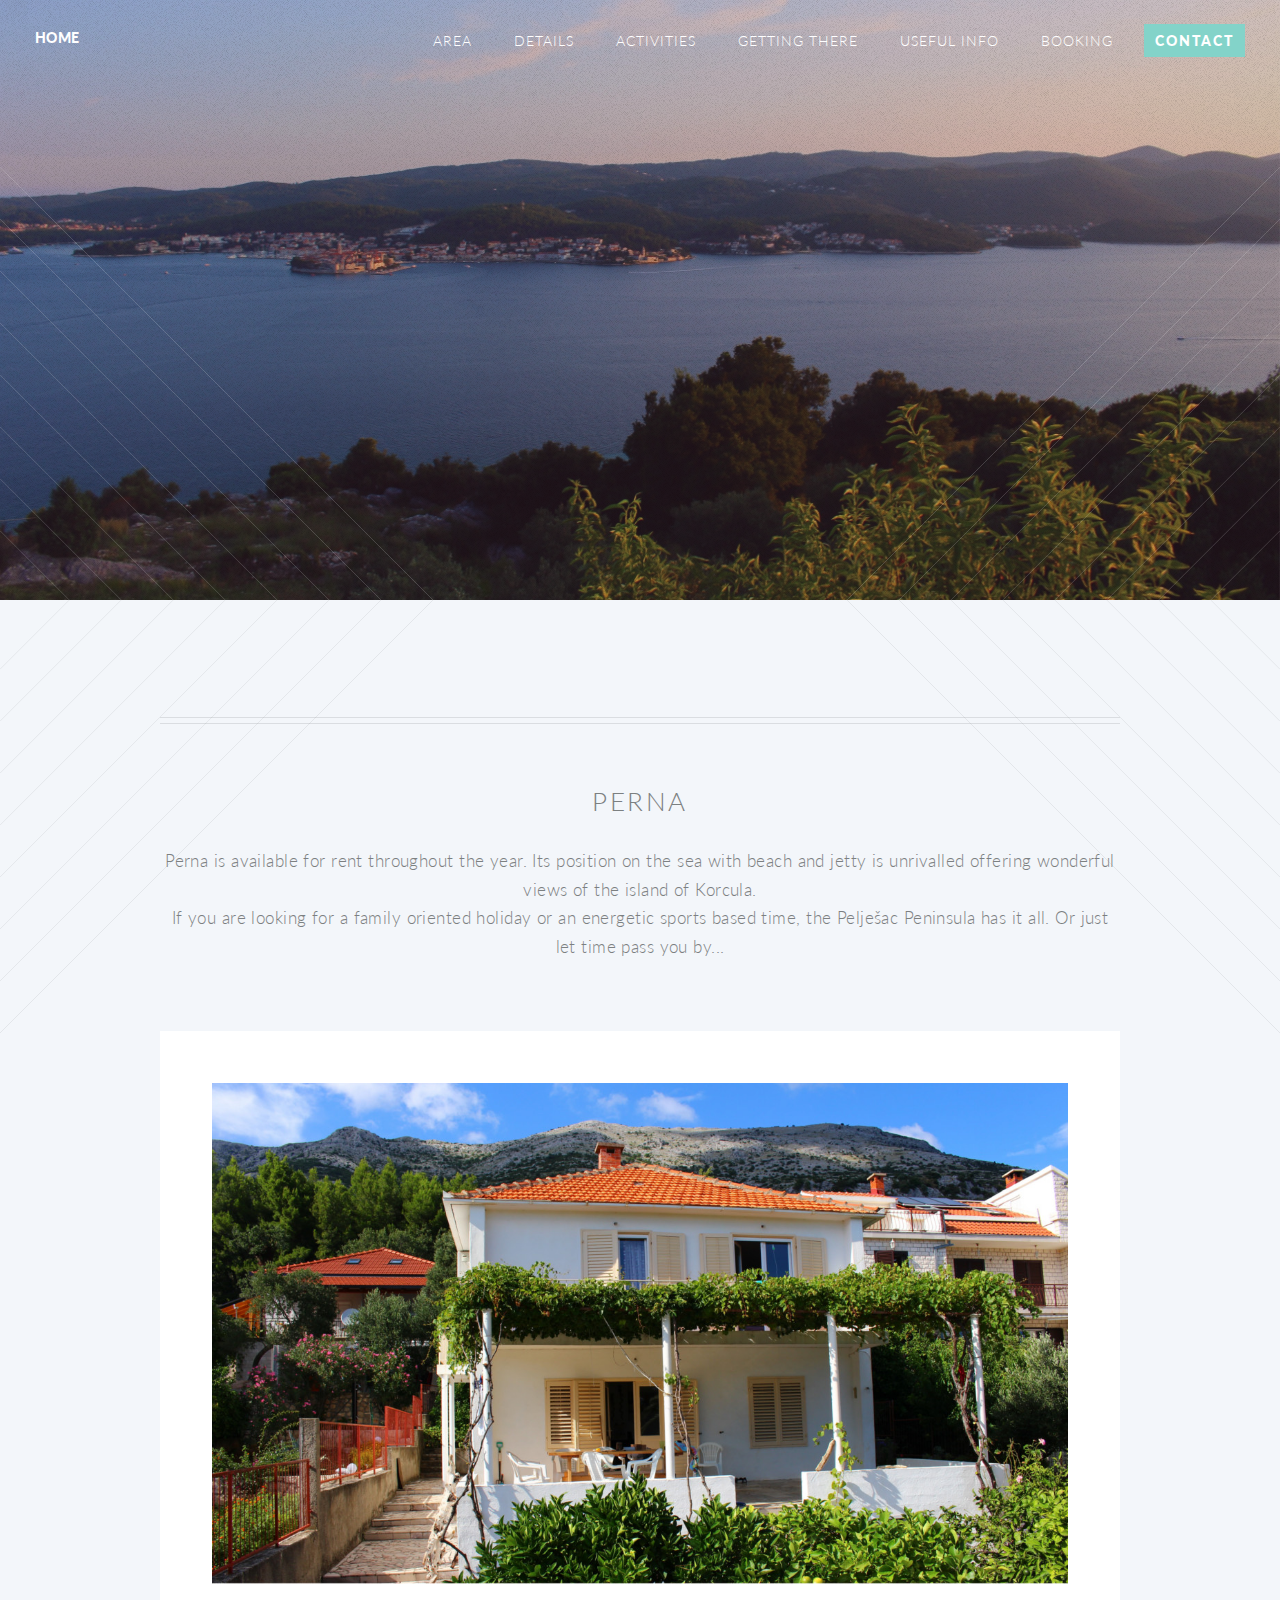
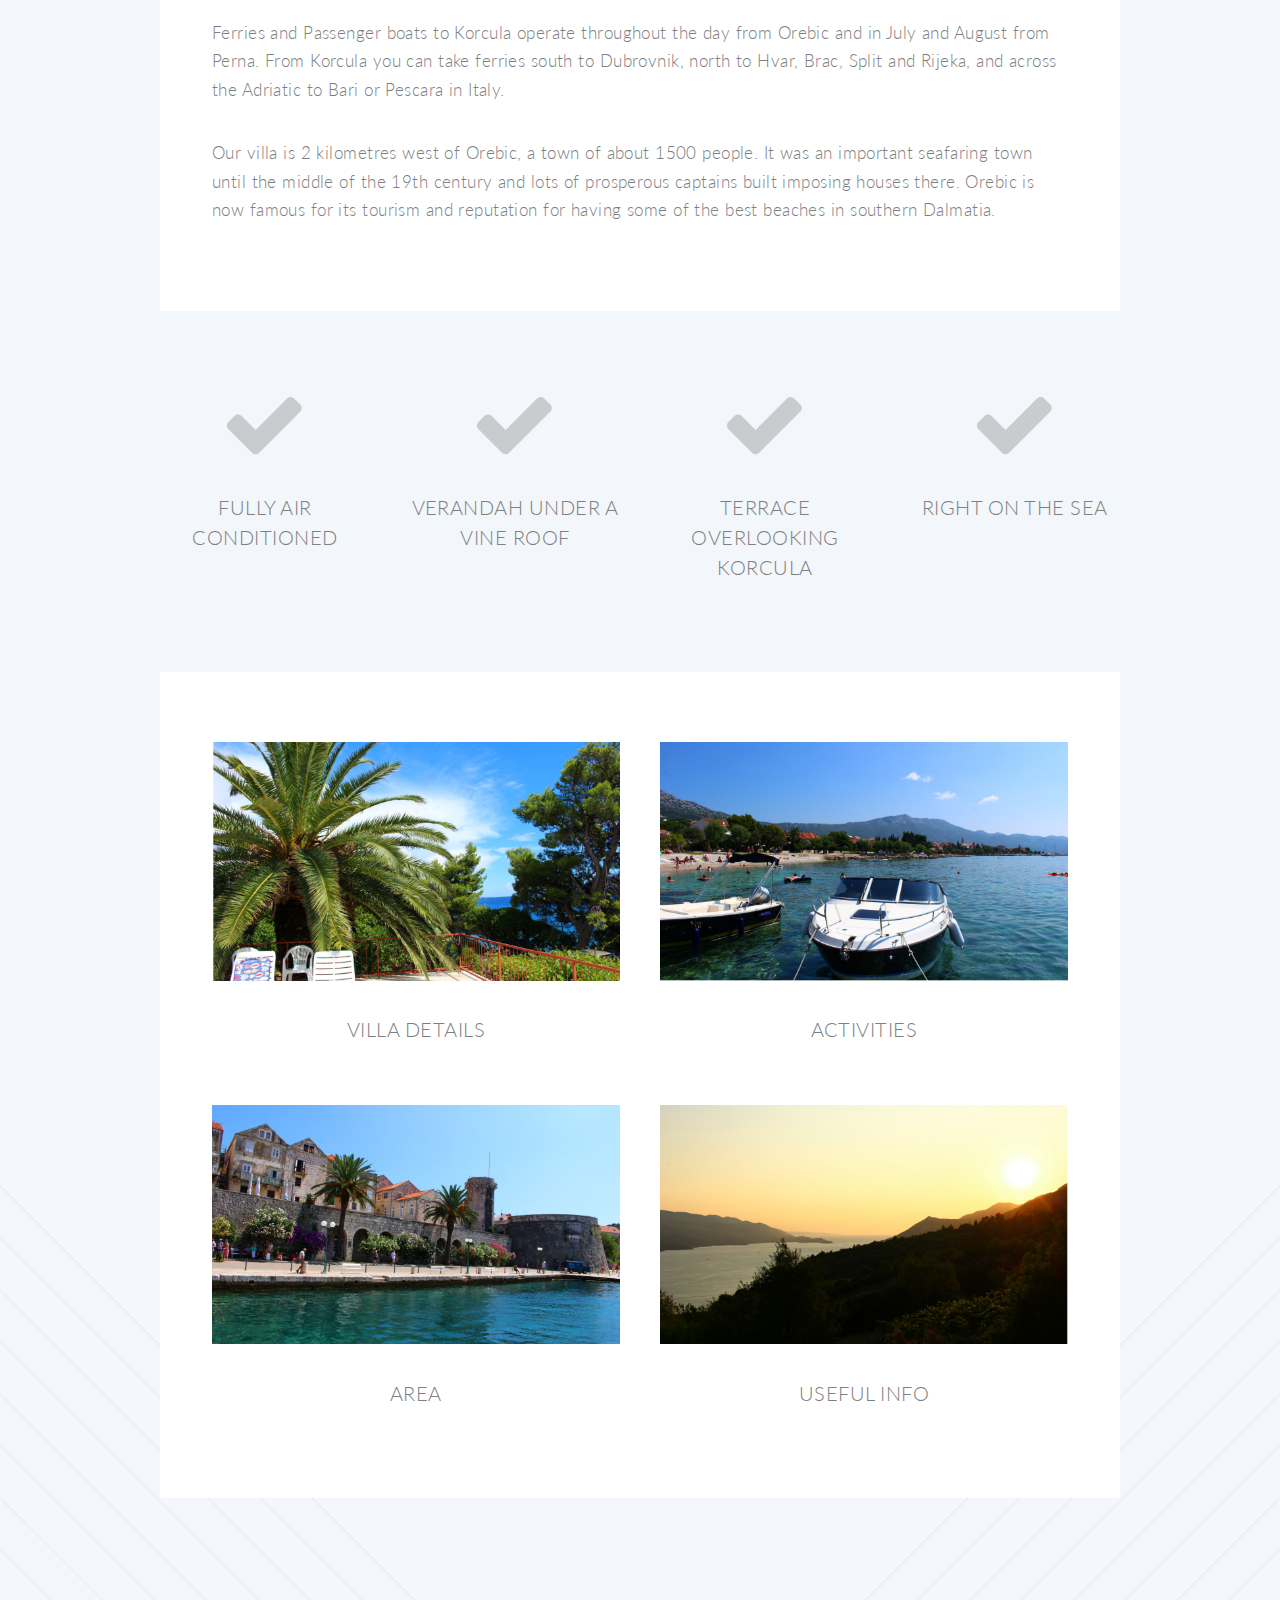
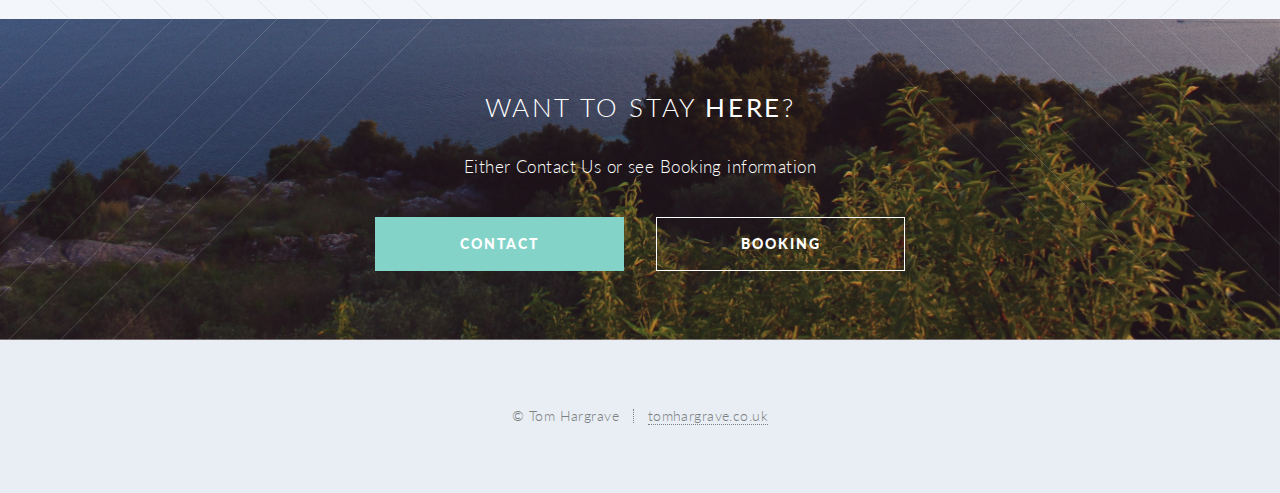
<file: index.html>
﻿<!DOCTYPE HTML>
<html>
	<head>
		<title>Croatian Villa - Perna</title>
		<meta http-equiv="content-type" content="text/html; charset=utf-8" />
		<meta name="description" content="Villa Perna is on the sea opposite Korcula on the Peljesac Peninsula in Croatia. It sleeps 8 in air conditioned comfort, and is available for rent throughout the year." />
		<meta name="keywords" content="Villa, house, luxury, sea, rent,  rental, sun, Croatia, Croatian, Orebic, Korcula, sailing, beach, 8 people, fitted kitchen, Peljesac, Peninsula, Perna villa rent rental private beach sea Peljesac Croatia Croatian Peninsula Korcula air conditioned swimming windsurfing diving sailing fishing walking bicycles sea food pizza restaurants" />
		<!--[if lte IE 8]><script src="css/ie/html5shiv.js"></script><![endif]-->
		<script src="js/jquery.min.js"></script>
		<script src="js/jquery.dropotron.min.js"></script>
		<script src="js/jquery.scrolly.min.js"></script>
		<script src="js/jquery.scrollgress.min.js"></script>
		<script src="js/skel.min.js"></script>
		<script src="js/skel-layers.min.js"></script>
		<script src="js/init.js"></script>
		<noscript>
			<link rel="stylesheet" href="css/skel.css" />
			<link rel="stylesheet" href="css/style.css" />
			<link rel="stylesheet" href="css/style-wide.css" />
			<link rel="stylesheet" href="css/style-noscript.css" />
		</noscript>
		<!--[if lte IE 8]><link rel="stylesheet" href="css/ie/v8.css" /><![endif]-->
		<!--[if lte IE 9]><link rel="stylesheet" href="css/ie/v9.css" /><![endif]-->
	</head>
	<body class="index">

		<!-- Header -->
			<header id="header" class="alt">
				<h1 id="logo"><a href="index.html">Home</a></h1>
				<nav id="nav">
					<ul>
						<li><a href="area.html">Area</a></li>
						<li><a href="details.html">Details</a></li>
						<li><a href="activities.html">Activities</a></li>
						<li><a href="gettingthere.html">Getting There</a></li>
						<li><a href="info.html">Useful Info</a></li>
						<li><a href="booking.html">Booking</a></li>
						<li><a href="contact.html" class="button special">Contact</a></li>
					</ul>
				</nav>
			</header>

		<!-- Banner -->
			<section id="banner">

				<div class="inner">

					<header>
						<h2>PERNA</h2>
					</header>
					<p>CROATIAN VILLA FOR RENT<br/> ON THE BEAUTIFUL <br/> PELJEŠAC PENINSULA</p>
					<footer>
						<ul class="buttons vertical">
							<li><a href="#main" class="button fit scrolly">Tell Me More</a></li>
						</ul>
					</footer>

				</div>

			</section>

		<!-- Main -->
			<article id="main">

				<header class="special container">
					
					<h2>Perna</h2>
					<p>Perna is available for rent throughout the year. Its position on the sea with beach and jetty is unrivalled offering wonderful views of the island of Korcula. 
					<br/>If you are looking for a family oriented holiday or an energetic sports based time, the Pelješac Peninsula has it all. Or just let time pass you by...</p>
				</header>

				<!-- One -->
					<section class="wrapper style4 container">

						<!-- Content -->
							<div class="content">
								<section>
									<div class="image featured"><img src="images/villa.jpg" alt="" /></div>
									<p>Ferries and Passenger boats to Korcula operate throughout the day from Orebic and in July and August from Perna. From Korcula you can take ferries south to Dubrovnik, north to Hvar, Brac, Split and Rijeka, and across the Adriatic to Bari or Pescara in Italy.</p>
									<p>Our villa is 2 kilometres west of Orebic, a town of about 1500 people. It was an important seafaring town until the middle of the 19th century and lots of prosperous captains built imposing houses there. Orebic is now famous for its tourism and reputation for having some of the best beaches in southern Dalmatia.</p>
								</section>
							</div>

					</section>
				
				<!-- Two -->
					<section class="wrapper style1 container special">
						<div class="row">
							<div class="3u 12u(narrower)">

								<section>
									<span class="icon featured fa-check"></span>
									<header>
										<h3>Fully Air Conditioned</h3>
									</header>
								</section>

							</div>
							<div class="3u 12u(narrower)">

								<section>
									<span class="icon featured fa-check"></span>
									<header>
										<h3>Verandah Under A Vine Roof</h3>
									</header>
								</section>

							</div>
							<div class="3u 12u(narrower)">

								<section>
									<span class="icon featured fa-check"></span>
									<header>
										<h3>Terrace Overlooking Korcula</h3>
									</header>
								</section>

							</div>
							
							<div class="3u 12u(narrower)">

								<section>
									<span class="icon featured fa-check"></span>
									<header>
										<h3>Right On The Sea</h3>
									</header>
								</section>

							</div>
						</div>
					</section>
					
					

				<!-- Three -->
					<section class="wrapper style3 container special">

						<div class="row">
							<div class="6u 12u(narrower)">

								<section>
									<a href="details.html" class="image featured"><img src="images/pic01.jpg" alt="" /></a>
									<header>
										<h3>Villa Details</h3>
									</header>
								</section>

							</div>
							<div class="6u 12u(narrower)">

								<section>
									<a href="activities.html" class="image featured"><img src="images/pic09.jpg" alt="" /></a>
									<header>
										<h3>Activities</h3>
									</header>
								</section>

							</div>
						</div>
						<div class="row">
							<div class="6u 12u(narrower)">

								<section>
									<a href="area.html" class="image featured"><img src="images/pic03.jpg" alt="" /></a>
									<header>
										<h3>Area</h3>
									</header>
								</section>

							</div>
							<div class="6u 12u(narrower)">

								<section>
									<a href="info.html" class="image featured"><img src="images/pic04.jpg" alt="" /></a>
									<header>
										<h3>Useful Info</h3>
									</header>
								</section>

							</div>
						</div>
						
					</section>

			</article>

		<!-- CTA -->
			<section id="cta">
				<header>
					<h2>Want to stay <strong>here</strong>?</h2>
					<p>Either Contact Us or see Booking information</p>
				</header>
				<footer>
					<ul class="buttons">
						<li><a href="contact.html" class="button special">Contact</a></li>
						<li><a href="booking.html" class="button">Booking</a></li>
					</ul>
				</footer>
			</section>

		<!-- Footer -->
			<footer id="footer">
				<ul class="copyright">
					<li>&copy; Tom Hargrave</li><li><a href="http://www.tomhargrave.co.uk">tomhargrave.co.uk</a></li>
				</ul>
			</footer>

	</body>
</html>
</file>
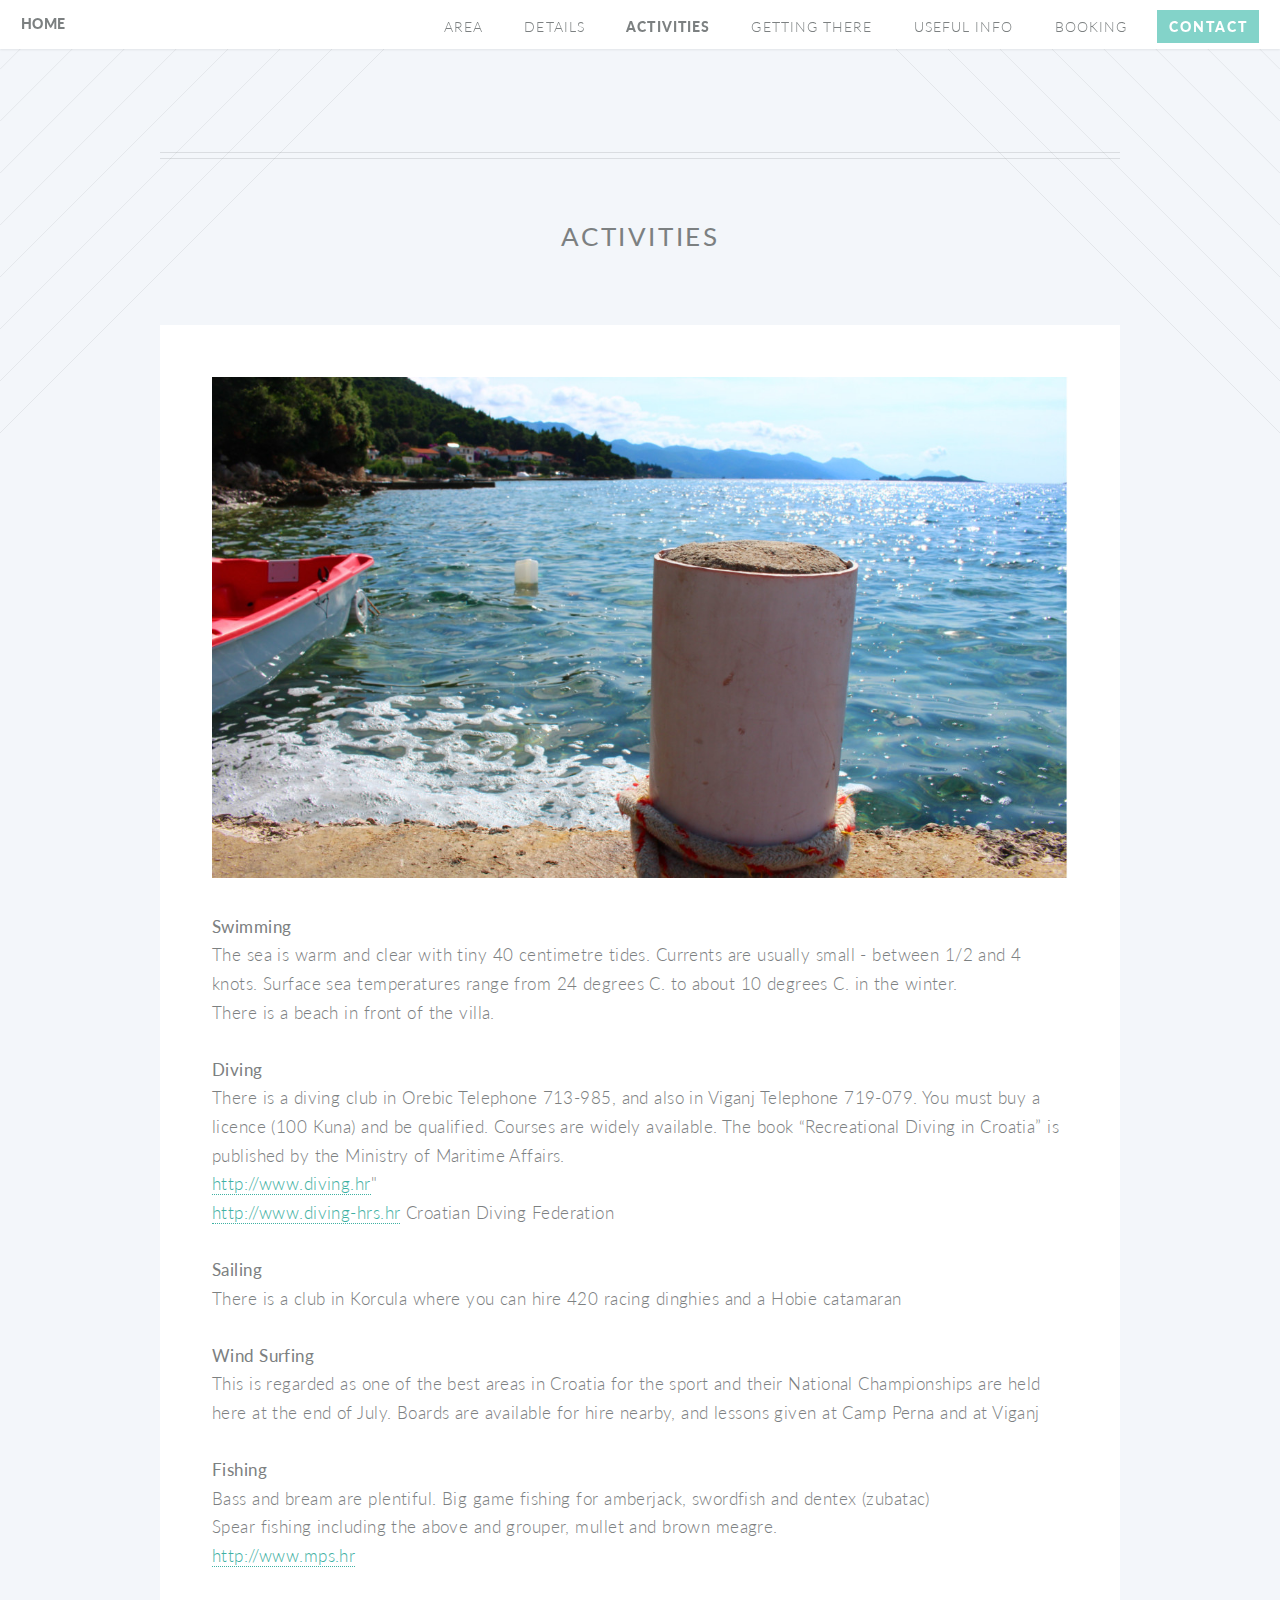
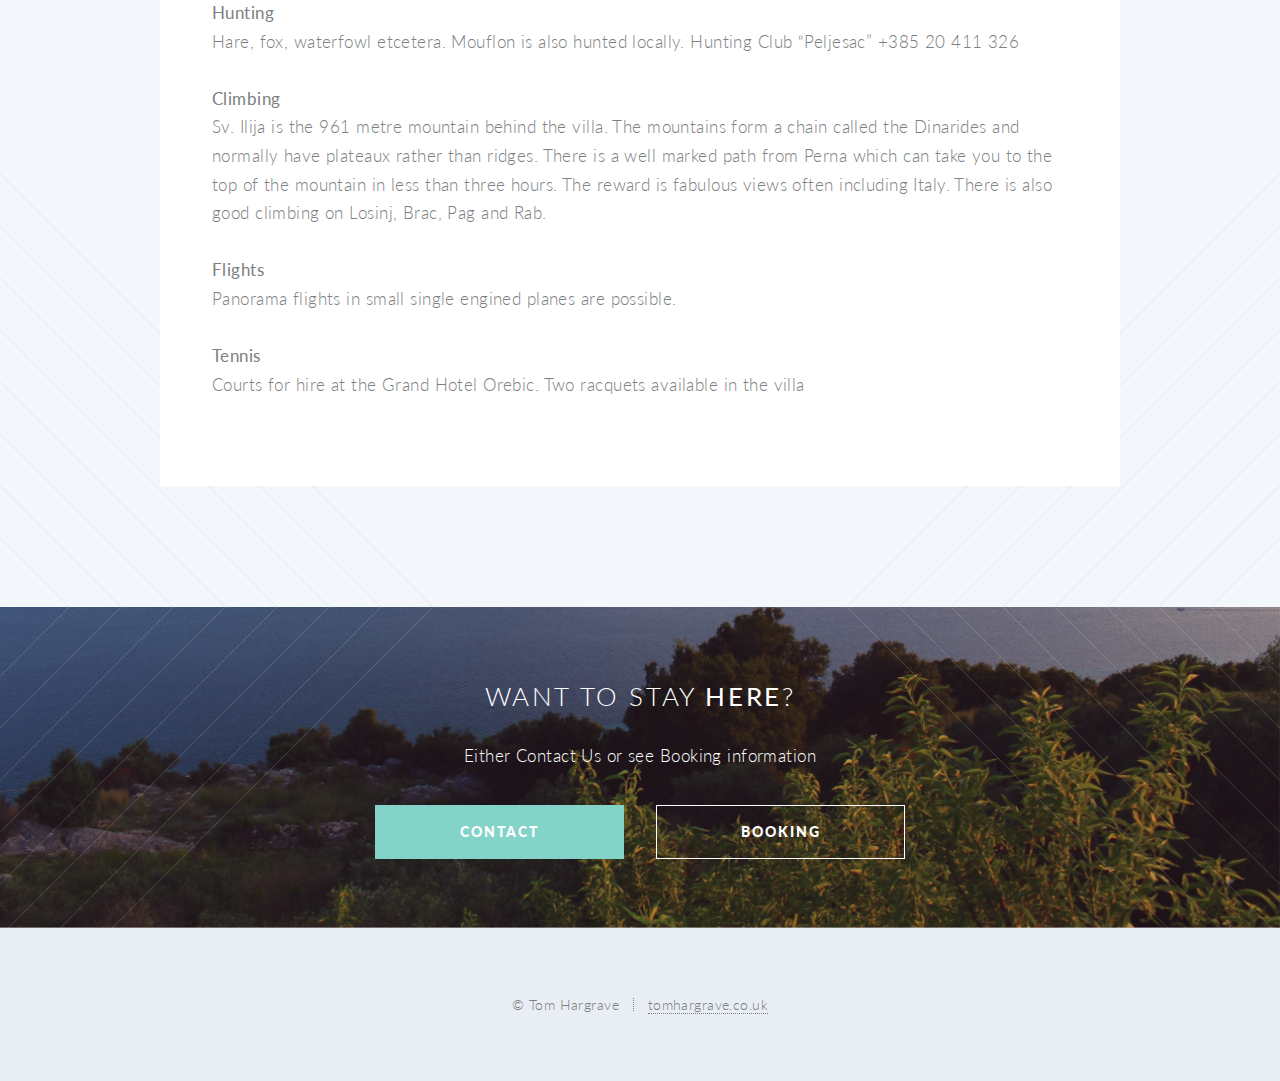
<file: activities.html>
﻿<!DOCTYPE HTML>
<html>
	<head>
		<title>Croatian Villa - Activities</title>
		<meta http-equiv="content-type" content="text/html; charset=utf-8" />
		<meta name="description" content="Villa Perna is on the sea opposite Korcula on the Peljesac Peninsula in Croatia. It sleeps 8 in air conditioned comfort, and is available for rent throughout the year." />
		<meta name="keywords" content="Perna villa rent rental private beach sea Peljesac Croatia Croatian Peninsula Korcula air conditioned swimming windsurfing diving sailing fishing walking bicycles sea food pizza restaurants" />
		<!--[if lte IE 8]><script src="css/ie/html5shiv.js"></script><![endif]-->
		<script src="js/jquery.min.js"></script>
		<script src="js/jquery.dropotron.min.js"></script>
		<script src="js/jquery.scrolly.min.js"></script>
		<script src="js/jquery.scrollgress.min.js"></script>
		<script src="js/skel.min.js"></script>
		<script src="js/skel-layers.min.js"></script>
		<script src="js/init.js"></script>
		<noscript>
			<link rel="stylesheet" href="css/skel.css" />
			<link rel="stylesheet" href="css/style.css" />
			<link rel="stylesheet" href="css/style-wide.css" />
			<link rel="stylesheet" href="css/style-noscript.css" />
		</noscript>
		<!--[if lte IE 8]><link rel="stylesheet" href="css/ie/v8.css" /><![endif]-->
		<!--[if lte IE 9]><link rel="stylesheet" href="css/ie/v9.css" /><![endif]-->
		
		<script src="sliderengine/jquery.js"></script>
		<script src="sliderengine/amazingslider.js"></script>
		<link rel="stylesheet" type="text/css" href="sliderengine/amazingslider-1.css">
		<script src="sliderengine/initslider-1.js"></script>
	
	</head>
	<body class="no-sidebar">

		<!-- Header -->
			<header id="header" class="skel-layers-fixed">
				<h1 id="logo"><a href="index.html">Home</a></h1>
				<nav id="nav">
					<ul>
						<li><a href="area.html">Area</a></li>
						<li><a href="details.html">Details</a></li>
						<li class="current"><a href="activities.html">Activities</a></li>
						<li><a href="gettingthere.html">Getting There</a></li>
						<li><a href="info.html">Useful Info</a></li>
						<li><a href="booking.html">Booking</a></li>
						<li><a href="contact.html" class="button special">Contact</a></li>
					</ul>
				</nav>
			</header>

		<!-- Main -->
			<article id="main">

				<header class="special container">
					<h2><strong>Activities</strong></h2>
				</header>

				<!-- One -->
					<section class="wrapper style4 container">

						<!-- Content -->
							<div class="content">
								<section>
									
									<div class="image featured"><img src="images/pic06.jpg" alt="" /></div>
									
									<p>
										<strong>Swimming</strong><br/>
										The sea is warm and clear with tiny 40 centimetre tides. Currents are usually small - between 1/2 and 4 knots. Surface sea temperatures range from 24 degrees C. to about 10 degrees C. in the winter.<br/>
										There is a beach in front of the villa.<br/><br/>

										<strong>Diving</strong><br/>
										There is a diving club in Orebic Telephone 713-985, and also in Viganj Telephone 719-079. You must buy a licence (100 Kuna) and be qualified. Courses are widely available. The book “Recreational Diving in Croatia” is published by the Ministry of Maritime Affairs.<br/>
										<a href="http://www.diving.hr">http://www.diving.hr</a>"<br/>
										<a href="http://www.diving-hrs.hr">http://www.diving-hrs.hr</a>   Croatian Diving Federation<br/><br/>

										<strong>Sailing</strong><br/>
										There is a club in Korcula where you can hire 420 racing dinghies and a Hobie catamaran<br/><br/>

										<strong>Wind Surfing</strong><br/>
										This is regarded as one of the best areas in Croatia for the sport and their National Championships are held here at the end of July. Boards are available for hire nearby, and lessons given at
										Camp Perna and at Viganj<br/><br/>

										<strong>Fishing</strong><br/>
										Bass and bream are plentiful. Big game fishing for amberjack, swordfish and dentex (zubatac)<br/>
										Spear fishing including the above and grouper, mullet and brown meagre.<br/>  <a href="http://www.mps.hr">http://www.mps.hr</a><br/><br/>

										<strong>Hunting   </strong>  <br/>            
										Hare, fox, waterfowl etcetera. Mouflon is also hunted locally. Hunting Club “Peljesac” +385 20 411 326<br/><br/>

										<strong>Climbing</strong><br/>
										Sv. Ilija is the 961 metre mountain behind the villa. The mountains form a chain called the Dinarides and normally have plateaux rather than ridges. There is a well marked path from Perna which can take you to the top of the mountain in less than three hours. The reward is fabulous views often including Italy. There is also good climbing on Losinj, Brac, Pag and Rab.<br/><br/>

										<strong>Flights</strong><br/>
										Panorama flights in small single engined planes are possible.<br/><br/>

										<strong>Tennis</strong><br/>
										Courts for hire at the Grand Hotel Orebic. Two racquets available in the villa
									</p>

								</section>
							</div>
					</section>
			</article>
			
		<!-- CTA -->
			<section id="cta">

				<header>
					<h2>Want to stay <strong>here</strong>?</h2>
					<p>Either Contact Us or see Booking information</p>
				</header>
				<footer>
					<ul class="buttons">
						<li><a href="contact.html" class="button special">Contact</a></li>
						<li><a href="booking.html" class="button">Booking</a></li>
					</ul>
				</footer>

			</section>

		<!-- Footer -->
			<footer id="footer">
				<ul class="copyright">
					<li>&copy; Tom Hargrave</li><li><a href="http://www.tomhargrave.co.uk">tomhargrave.co.uk</a></li>
				</ul>
			</footer>
	</body>
</html>
</file>
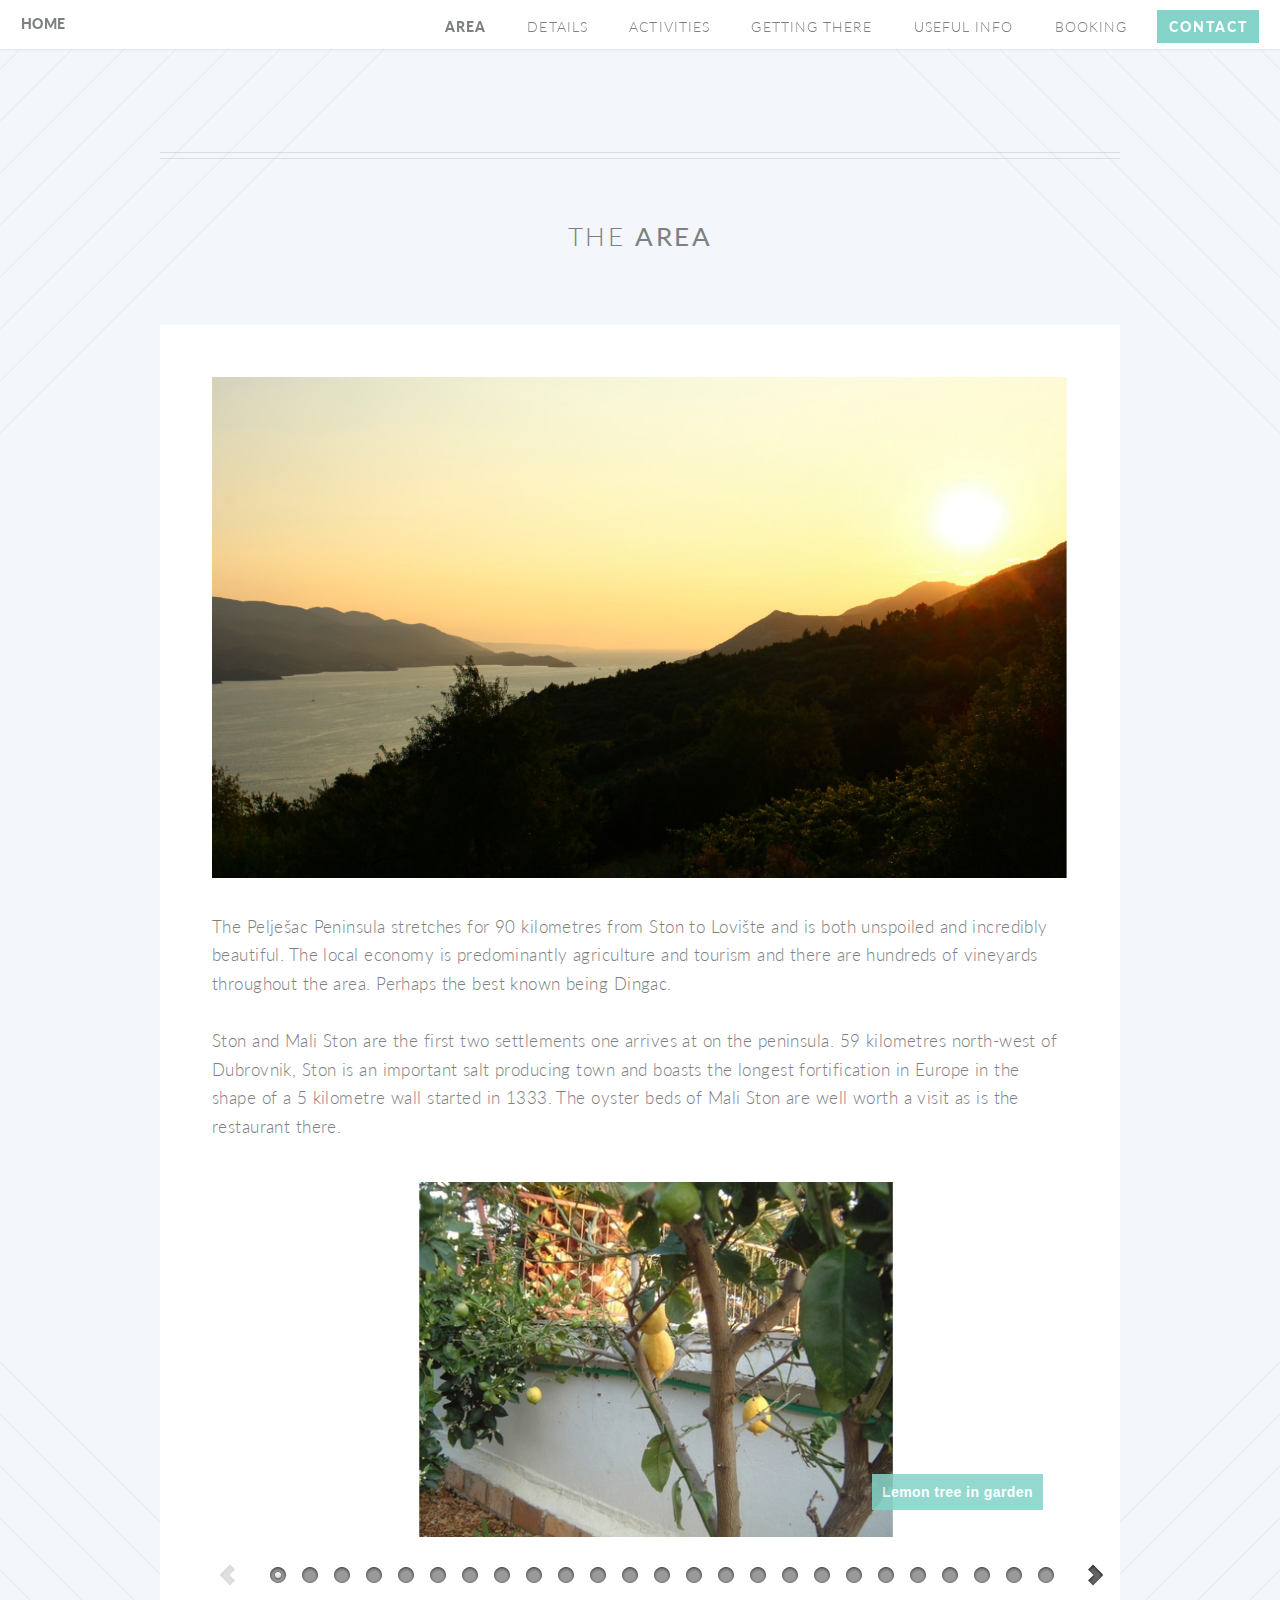
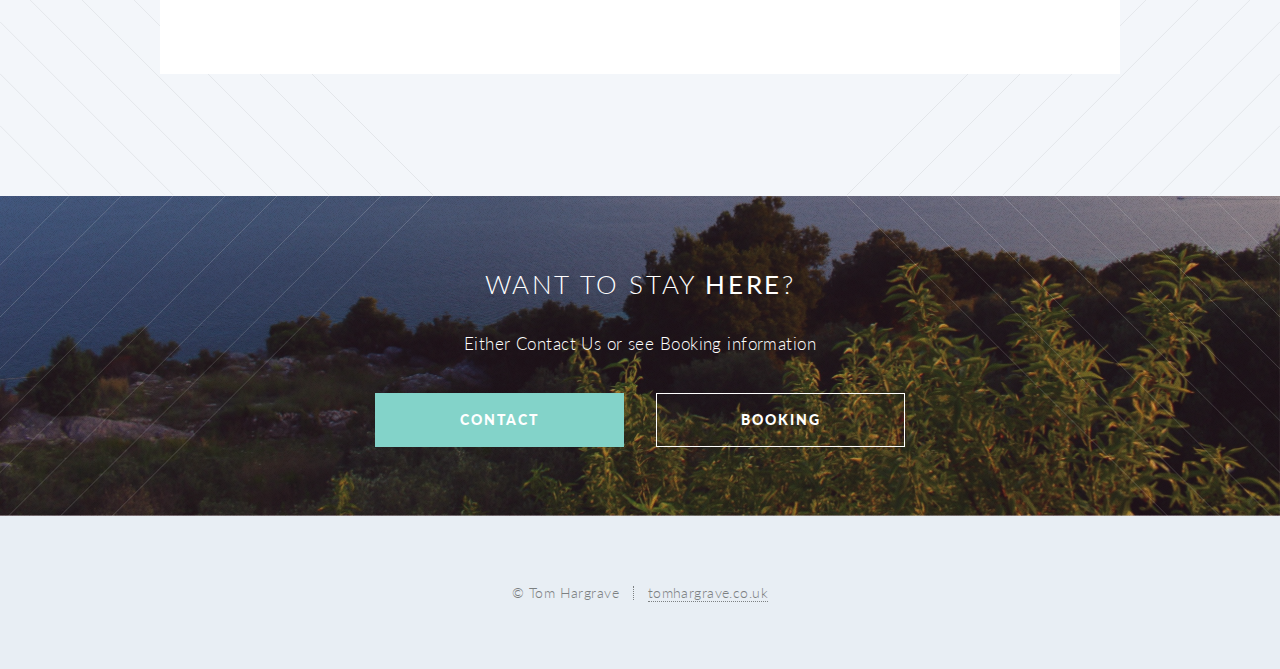
<file: area.html>
﻿<!DOCTYPE HTML>
<html>
	<head>
		<title>Croatian Villa - The Area</title>
		<meta http-equiv="content-type" content="text/html; charset=utf-8" />
		<meta name="description" content="Villa Perna is on the sea opposite Korcula on the Peljesac Peninsula in Croatia. It sleeps 8 in air conditioned comfort, and is available for rent throughout the year" />
		<meta name="keywords" content="Perna villa rent rental private beach sea Peljesac Croatia Croatian Peninsula Korcula air conditioned swimming windsurfing diving sailing fishing walking bicycles sea food pizza restaurants" />
		<!--[if lte IE 8]><script src="css/ie/html5shiv.js"></script><![endif]-->
		<script src="js/jquery.min.js"></script>
		<script src="js/jquery.dropotron.min.js"></script>
		<script src="js/jquery.scrolly.min.js"></script>
		<script src="js/jquery.scrollgress.min.js"></script>
		<script src="js/skel.min.js"></script>
		<script src="js/skel-layers.min.js"></script>
		<script src="js/init.js"></script>
		<noscript>
			<link rel="stylesheet" href="css/skel.css" />
			<link rel="stylesheet" href="css/style.css" />
			<link rel="stylesheet" href="css/style-wide.css" />
			<link rel="stylesheet" href="css/style-noscript.css" />
		</noscript>
		<!--[if lte IE 8]><link rel="stylesheet" href="css/ie/v8.css" /><![endif]-->
		<!--[if lte IE 9]><link rel="stylesheet" href="css/ie/v9.css" /><![endif]-->
		
		<script src="sliderengine/jquery.js"></script>
		<script src="sliderengine/amazingslider.js"></script>
		<link rel="stylesheet" type="text/css" href="sliderengine/amazingslider-1.css">
		<script src="sliderengine/initslider-1.js"></script>
		
		<script>
			$( document ).ready(function() {
				$('.amazingslider-box-1').children().eq(2).css("display", "none");
			});
			
			function jqUpdateSize(){
				// Get the dimensions of the viewport
				var width = $(window).width();
				var height = $(window).height();
				
				if (width < 965) {
					$('#amazingslider-wrapper-1').hide();
				} else {
					$('#amazingslider-wrapper-1').show();
				}
			};
			$(document).ready(jqUpdateSize);    // When the page first loads
			$(window).resize(jqUpdateSize);     // When the browser changes size
		</script>
	
	</head>
	<body class="no-sidebar">

		<!-- Header -->
			<header id="header" class="skel-layers-fixed">
				<h1 id="logo"><a href="index.html">Home</a></h1>
				<nav id="nav">
					<ul>
						<li class="current"><a href="area.html">Area</a></li>
						<li><a href="details.html">Details</a></li>
						<li><a href="activities.html">Activities</a></li>
						<li><a href="gettingthere.html">Getting There</a></li>
						<li><a href="info.html">Useful Info</a></li>
						<li><a href="booking.html">Booking</a></li>
						<li><a href="contact.html" class="button special">Contact</a></li>
					</ul>
				</nav>
			</header>

		<!-- Main -->
			<article id="main">

				<header class="special container">
					<!--<span class="icon fa-mobile"></span>-->
					<h2>The <strong>Area</strong></h2>
					<!--<p>Images and information of the surrounding area</p>-->
				</header>

				<!-- One -->
					<section class="wrapper style4 container">

						<!-- Content -->
							<div class="content">
								<section>
									
									<div class="image featured"><img src="images/pic04.jpg" alt="" /></div>
									
									<p>
										The Pelješac Peninsula stretches for 90 kilometres from Ston to Lovište and is both unspoiled and incredibly beautiful.
										The local economy is predominantly agriculture and tourism and there are hundreds of vineyards throughout the area. Perhaps the best known being Dingac.
										<br/>
										<br/>
										Ston and Mali Ston are the first two settlements one arrives at on the peninsula. 59 kilometres north-west of Dubrovnik, Ston is an important salt producing town and boasts the longest fortification in Europe in the shape of a 5 kilometre wall started in 1333. The oyster beds of Mali Ston are well worth a visit as is the restaurant there.
									</p>

									<div id="amazingslider-wrapper-1" style="display:block;position:relative;max-width:900px;margin:0px auto 86px;">
										<div id="amazingslider-1" style="display:block;position:relative;margin:0 auto;">
											<ul class="amazingslider-slides" style="display:none;">
												<li><img src="images/area-gallery-images/1b9a48581f61.jpg" alt="Lemon tree in garden" />
												</li>
												<li><img src="images/area-gallery-images/2f9d94f026a3.jpg" alt="Garage" />
												</li>
												<li><img src="images/area-gallery-images/3cb9d96ab28e.jpg" alt="Jetty" />
												</li>
												<li><img src="images/area-gallery-images/3dfe5b85de63.jpg" alt="View of Korcula from verandah" />
												</li>
												<li><img src="images/area-gallery-images/3fe07576ecb5.jpg" alt="Terrace from verandah" />
												</li>
												<li><img src="images/area-gallery-images/4e7f209e32aa.jpg" alt="Korcula from the terrace" />
												</li>
												<li><img src="images/area-gallery-images/4ef12e5c204c.jpg" alt="House from the terrace" />
												</li>
												<li><img src="images/area-gallery-images/5a3a8790bddc.jpg" alt="Jetty" />
												</li>
												<li><img src="images/area-gallery-images/5e512747b0e8.jpg" alt="Korcula from the verandah" />
												</li>
												<li><img src="images/area-gallery-images/6be873646c90.jpg" alt="Korcula from the jetty" />
												</li>
												<li><img src="images/area-gallery-images/6f885bb58ab2.jpg" alt="Looking East from the jetty" />
												</li>
												<li><img src="images/area-gallery-images/7b255d747281.jpg" alt="View from the balcony upstairs" />
												</li>
												<li><img src="images/area-gallery-images/7d60d097ed9a.jpg" alt="Sailing" />
												</li>
												<li><img src="images/area-gallery-images/8f106730b4f0.jpg" alt="View of Korcula looking slightly left" />
												</li>
												<li><img src="images/area-gallery-images/15c361a8d1b9.jpg" alt="Lemon and orange trees" />
												</li>
												<li><img src="images/area-gallery-images/35f6527fb9eb.jpg" alt="The terrace" />
												</li>
												<li><img src="images/area-gallery-images/76ba31264f71.jpg" alt="Barbecue" />
												</li>
												<li><img src="images/area-gallery-images/95ecf768ad01.jpg" alt="Balcony looking east" />
												</li>
												<li><img src="images/area-gallery-images/619dfd22ef6e.jpg" alt="Terrace and garden" />
												</li>
												<li><img src="images/area-gallery-images/823fc4f49fab.jpg" alt="Jetty and house" />
												</li>
												<li><img src="images/area-gallery-images/1075e0bbb368.jpg" alt="From the front door" />
												</li>
												<li><img src="images/area-gallery-images/80008c78b3c.jpg" alt="Jetty and house" />
												</li>
												<li><img src="images/area-gallery-images/84384834f583.jpg" alt="Outside shower" />
												</li>
												<li><img src="images/area-gallery-images/a382019520a8.jpg" alt="Palm tree in the garden" />
												</li>
												<li><img src="images/area-gallery-images/c76e08c0bf8f.jpg" alt="From the jetty" />
												</li>
												<li><img src="images/area-gallery-images/d8864ad93c54.jpg" alt="Down the road looking east" />
												</li>
												<li><img src="images/area-gallery-images/wp8d251f0e_06.png" alt="Evening View" />
												</li>
												<li><img src="images/area-gallery-images/wpb85bc874_06.png" alt="View of Perna from Korcula" />
												</li>
											</ul>
											
										<div class="amazingslider-engine"><a href="http://amazingslider.com" title="Responsive jQuery Slider">Responsive jQuery Slider</a></div>
										</div>
									</div>
								</section>
							</div>
					</section>
			</article>
		
		<!-- CTA -->
			<section id="cta">

				<header>
					<h2>Want to stay <strong>here</strong>?</h2>
					<p>Either Contact Us or see Booking information</p>
				</header>
				<footer>
					<ul class="buttons">
						<li><a href="contact.html" class="button special">Contact</a></li>
						<li><a href="booking.html" class="button">Booking</a></li>
					</ul>
				</footer>

			</section>
		
		<!-- Footer -->
			<footer id="footer">
				<ul class="copyright">
					<li>&copy; Tom Hargrave</li><li><a href="http://www.tomhargrave.co.uk">tomhargrave.co.uk</a></li>
				</ul>
			</footer>
	</body>
</html>
</file>
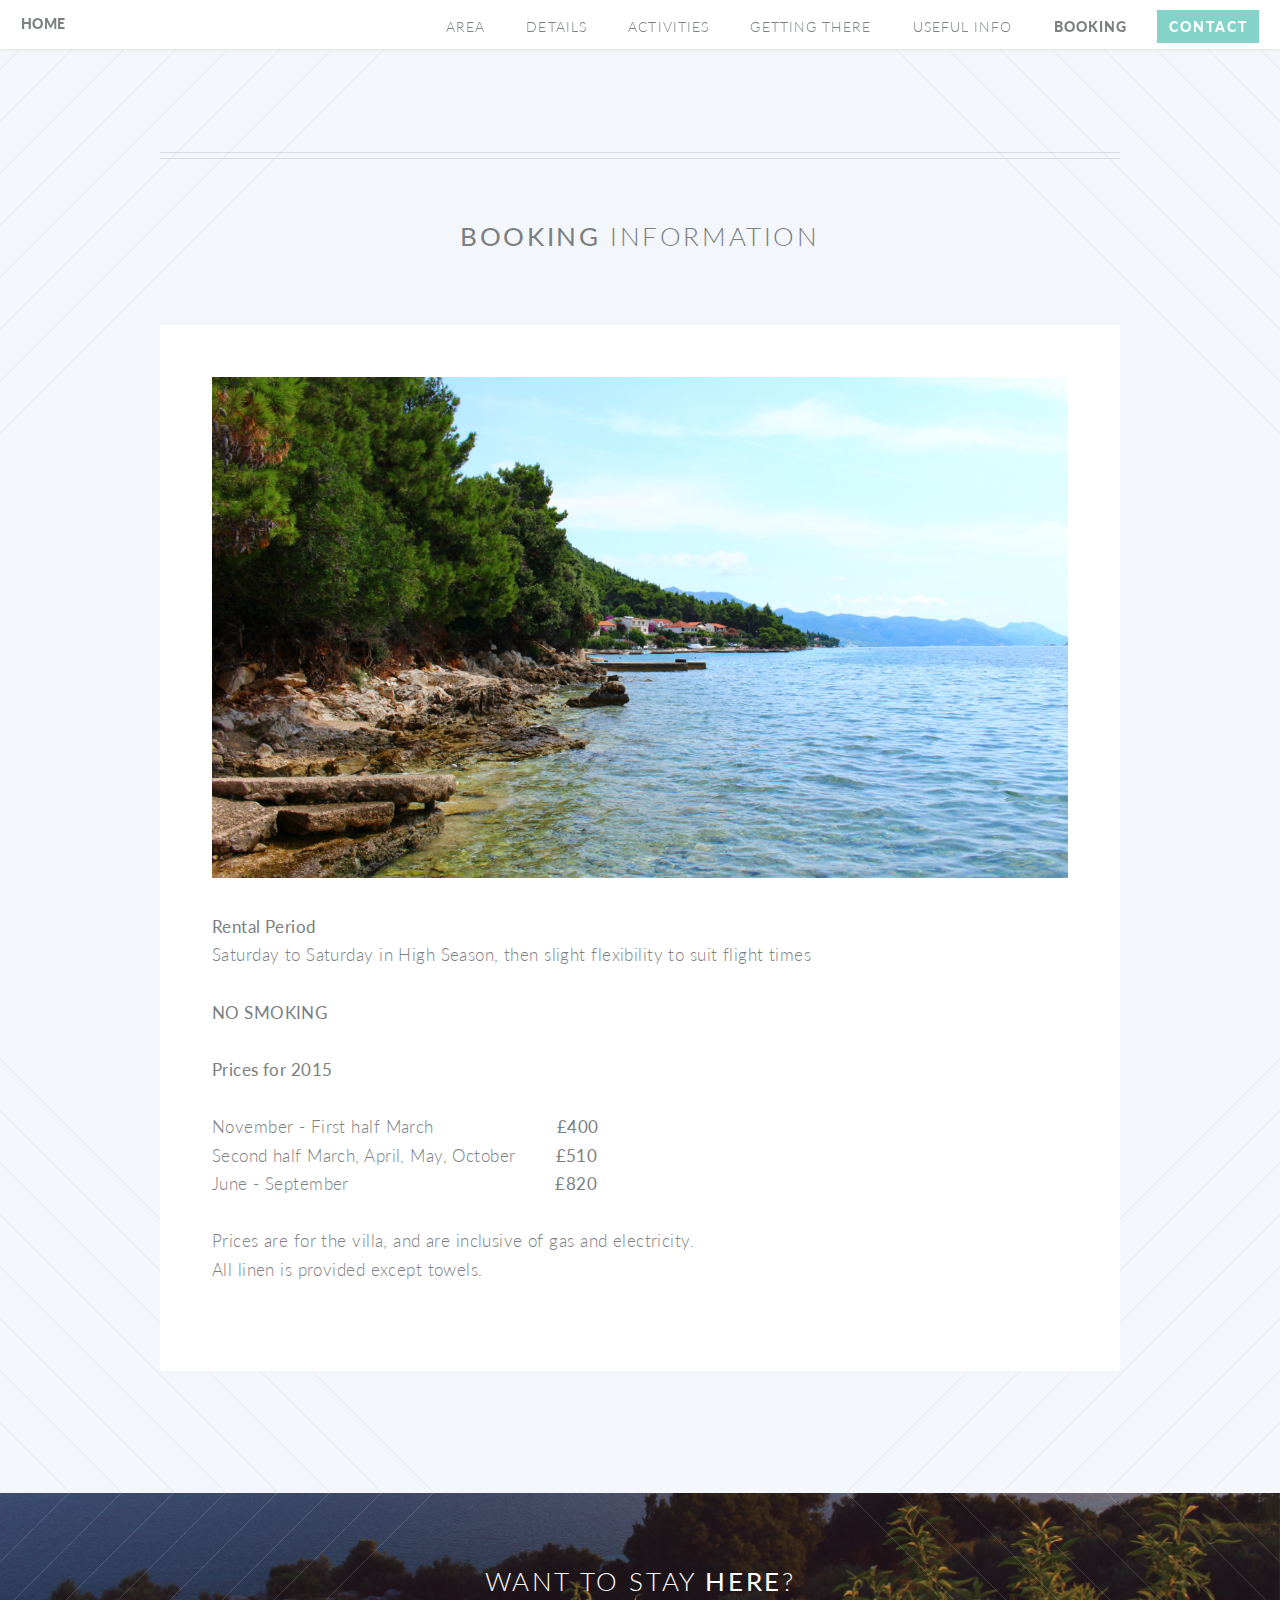
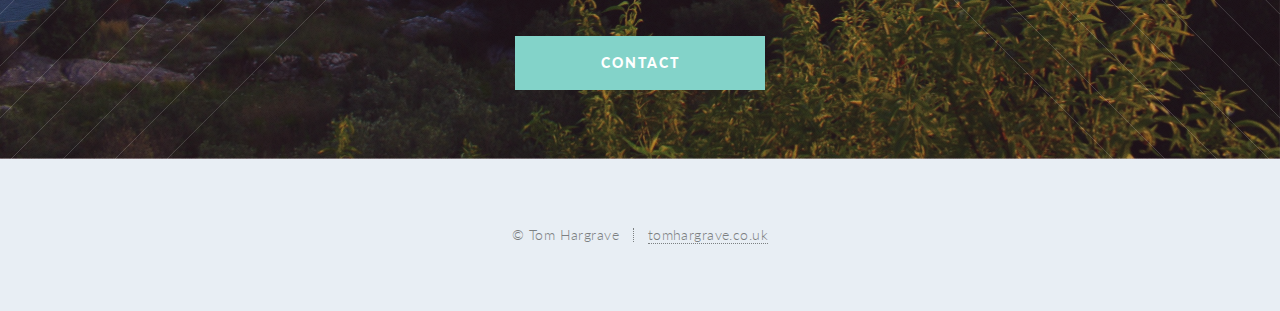
<file: booking.html>
﻿<!DOCTYPE HTML>
<html>
	<head>
		<title>Croatian Villa - Booking</title>
		<meta http-equiv="content-type" content="text/html; charset=utf-8" />
		<meta name="description" content="Villa Perna is on the sea opposite Korcula on the Peljesac Peninsula in Croatia. It sleeps 8 in air conditioned comfort, and is available for rent throughout the year." />
		<meta name="keywords" content="Perna villa rent rental private beach sea Peljesac Croatia Croatian Peninsula Korcula air conditioned swimming windsurfing diving sailing fishing walking bicycles sea food pizza restaurants" />
		<!--[if lte IE 8]><script src="css/ie/html5shiv.js"></script><![endif]-->
		<script src="js/jquery.min.js"></script>
		<script src="js/jquery.dropotron.min.js"></script>
		<script src="js/jquery.scrolly.min.js"></script>
		<script src="js/jquery.scrollgress.min.js"></script>
		<script src="js/skel.min.js"></script>
		<script src="js/skel-layers.min.js"></script>
		<script src="js/init.js"></script>
		<noscript>
			<link rel="stylesheet" href="css/skel.css" />
			<link rel="stylesheet" href="css/style.css" />
			<link rel="stylesheet" href="css/style-wide.css" />
			<link rel="stylesheet" href="css/style-noscript.css" />
		</noscript>
		<!--[if lte IE 8]><link rel="stylesheet" href="css/ie/v8.css" /><![endif]-->
		<!--[if lte IE 9]><link rel="stylesheet" href="css/ie/v9.css" /><![endif]-->
		
		<script src="sliderengine/jquery.js"></script>
		<script src="sliderengine/amazingslider.js"></script>
		<link rel="stylesheet" type="text/css" href="sliderengine/amazingslider-1.css">
		<script src="sliderengine/initslider-1.js"></script>
	
	</head>
	<body class="no-sidebar">

		<!-- Header -->
			<header id="header" class="skel-layers-fixed">
				<h1 id="logo"><a href="index.html">Home</a></h1>
				<nav id="nav">
					<ul>
						<li><a href="area.html">Area</a></li>
						<li><a href="details.html">Details</a></li>
						<li><a href="activities.html">Activities</a></li>
						<li><a href="gettingthere.html">Getting There</a></li>
						<li><a href="info.html">Useful Info</a></li>
						<li class="current"><a href="booking.html">Booking</a></li>
						<li><a href="contact.html" class="button special">Contact</a></li>
					</ul>
				</nav>
			</header>

		<!-- Main -->
			<article id="main">

				<header class="special container">
					<h2><strong>Booking</strong> Information</h2>
				</header>

				<!-- One -->
					<section class="wrapper style4 container">

						<!-- Content -->
							<div class="content">
								<section>
									
									<div class="image featured"><img src="images/pic08.jpg" alt="" /></div>
									
									<p>
										<strong>Rental Period</strong><br/>
										Saturday to Saturday in High Season, then slight flexibility to suit flight times<br/><br/>

										<strong>NO SMOKING</strong><br/><br/>


										<strong>Prices for 2015</strong>   <br/>   <br/>        

										November - First half March <span style="margin-left: 6.8em"><strong>£400</strong></span> <br/> 
										Second half March, April, May, October <span style="margin-left: 2em"><strong>£510</strong></span> <br/> 
										June - September <span style="margin-left: 11.6em"><strong>£820</strong></span> <br/><br/>

										Prices are for the villa, and are inclusive of gas and electricity.<br/>
										All linen is provided except towels.<br/>
									</p>

									
								</section>
							</div>
					</section>
			</article>
		
		<!-- CTA -->
			<section id="cta">

				<header>
					<h2>Want to stay <strong>here</strong>?</h2>
				</header>
				<footer>
					<ul class="buttons">
						<li><a href="contact.html" class="button special">Contact</a></li>
					</ul>
				</footer>

			</section>
			
		<!-- Footer -->
			<footer id="footer">
				<ul class="copyright">
					<li>&copy; Tom Hargrave</li><li><a href="http://www.tomhargrave.co.uk">tomhargrave.co.uk</a></li>
				</ul>
			</footer>
	</body>
</html>
</file>
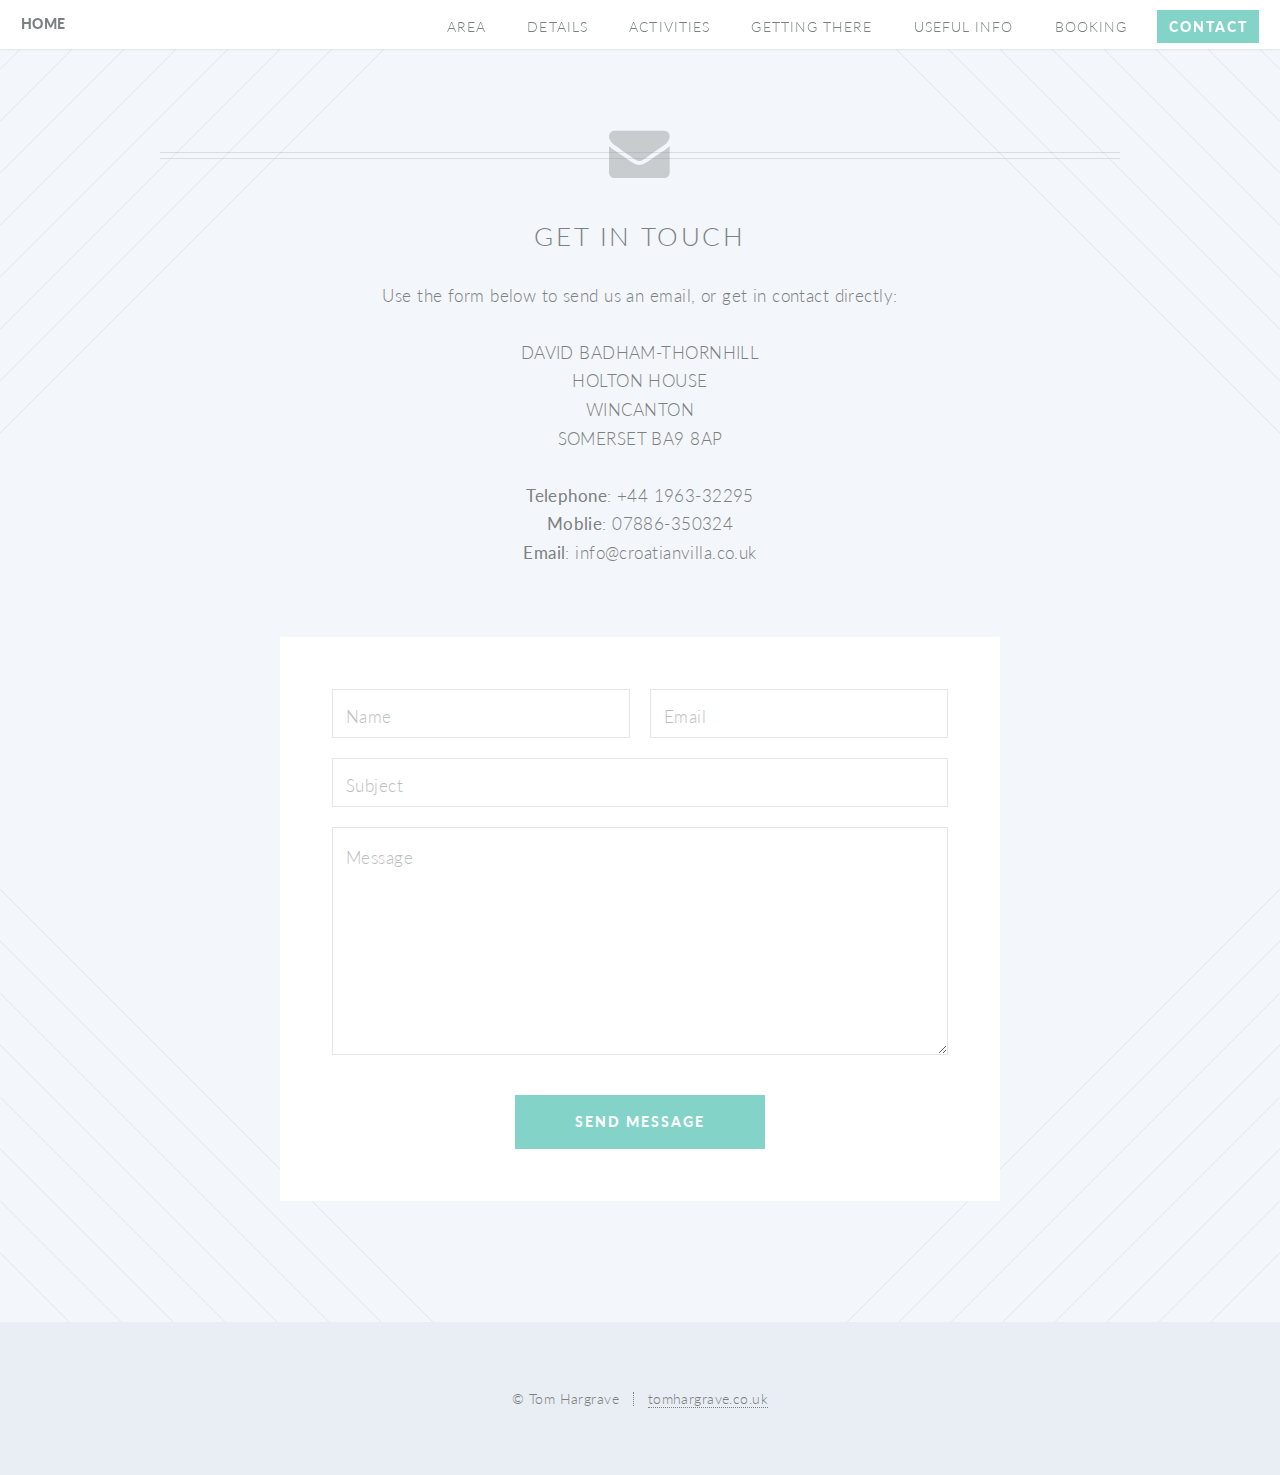
<file: contact.html>
<!DOCTYPE HTML>
<html>
	<head>
		<title>Croatian Villa - Contact Us</title>
		<meta http-equiv="content-type" content="text/html; charset=utf-8" />
		<meta name="description" content="Villa Perna is on the sea opposite Korcula on the Peljesac Peninsula in Croatia. It sleeps 8 in air conditioned comfort, and is available for rent throughout the year." />
		<meta name="keywords" content="Perna villa rent rental private beach sea Peljesac Croatia Croatian Peninsula Korcula air conditioned swimming windsurfing diving sailing fishing walking bicycles sea food pizza restaurants" />
		<!--[if lte IE 8]><script src="css/ie/html5shiv.js"></script><![endif]-->
		<script src="js/jquery.min.js"></script>
		<script src="js/jquery.dropotron.min.js"></script>
		<script src="js/jquery.scrolly.min.js"></script>
		<script src="js/jquery.scrollgress.min.js"></script>
		<script src="js/skel.min.js"></script>
		<script src="js/skel-layers.min.js"></script>
		<script src="js/init.js"></script>
		<noscript>
			<link rel="stylesheet" href="css/skel.css" />
			<link rel="stylesheet" href="css/style.css" />
			<link rel="stylesheet" href="css/style-wide.css" />
			<link rel="stylesheet" href="css/style-noscript.css" />
		</noscript>
		<!--[if lte IE 8]><link rel="stylesheet" href="css/ie/v8.css" /><![endif]-->
		<!--[if lte IE 9]><link rel="stylesheet" href="css/ie/v9.css" /><![endif]-->
	</head>
	<body class="contact">

		<!-- Header -->
			<header id="header" class="skel-layers-fixed">
				<h1 id="logo"><a href="index.html">Home</a></h1>
				<nav id="nav">
					<ul>
						<li><a href="area.html">Area</a></li>
						<li><a href="details.html">Details</a></li>
						<li><a href="activities.html">Activities</a></li>
						<li><a href="gettingthere.html">Getting There</a></li>
						<li><a href="info.html">Useful Info</a></li>
						<li><a href="booking.html">Booking</a></li>
						<li class="current"><a href="contact.html" class="button special">Contact</a></li>
					</ul>
				</nav>
			</header>

		<!-- Main -->
			<article id="main">

				<header class="special container">
					<span class="icon fa-envelope"></span>
					<h2>Get In Touch</h2>
					<p>
						Use the form below to send us an email, or get in contact directly:<br/><br/>
						
						DAVID BADHAM-THORNHILL<br/>
						HOLTON HOUSE<br/>
						WINCANTON<br/>
						SOMERSET BA9 8AP<br/><br/>

						<strong>Telephone</strong>:   +44  1963-32295  <br/>
						<strong>Moblie</strong>:    07886-350324    <br/>    
						<strong>Email</strong>:      info@croatianvilla.co.uk     <br/>  
					</p>
				</header>

				<!-- One -->
					<section class="wrapper style4 special container 75%">

						<!-- Content -->
							<div id="message"></div>
							
							<div class="content">
								<form method="post" action="contactScript.php" name="contactform" id="contactform">
									<div class="row 50%">
										<div class="6u 12u(mobile)">
											<input type="text" name="name" placeholder="Name" />
										</div>
										<div class="6u 12u(mobile)">
											<input type="text" name="email" placeholder="Email" />
										</div>
									</div>
									<div class="row 50%">
										<div class="12u">
											<input type="text" name="subject" placeholder="Subject" />
										</div>
									</div>
									<div class="row 50%">
										<div class="12u">
											<textarea name="message" placeholder="Message" rows="7"></textarea>
										</div>
									</div>
									
									<div class="row">
										<div class="12u">
											<ul class="buttons">
												<li><input type="submit" class="special" value="Send Message" /></li>
											</ul>
										</div>
									</div>
								</form>
							</div>

					</section>

			</article>

		<!-- Footer -->
			<footer id="footer">
				<ul class="copyright">
					<li>&copy; Tom Hargrave</li><li><a href="http://www.tomhargrave.co.uk">tomhargrave.co.uk</a></li>
				</ul>

			</footer>

	</body>
</html>
</file>
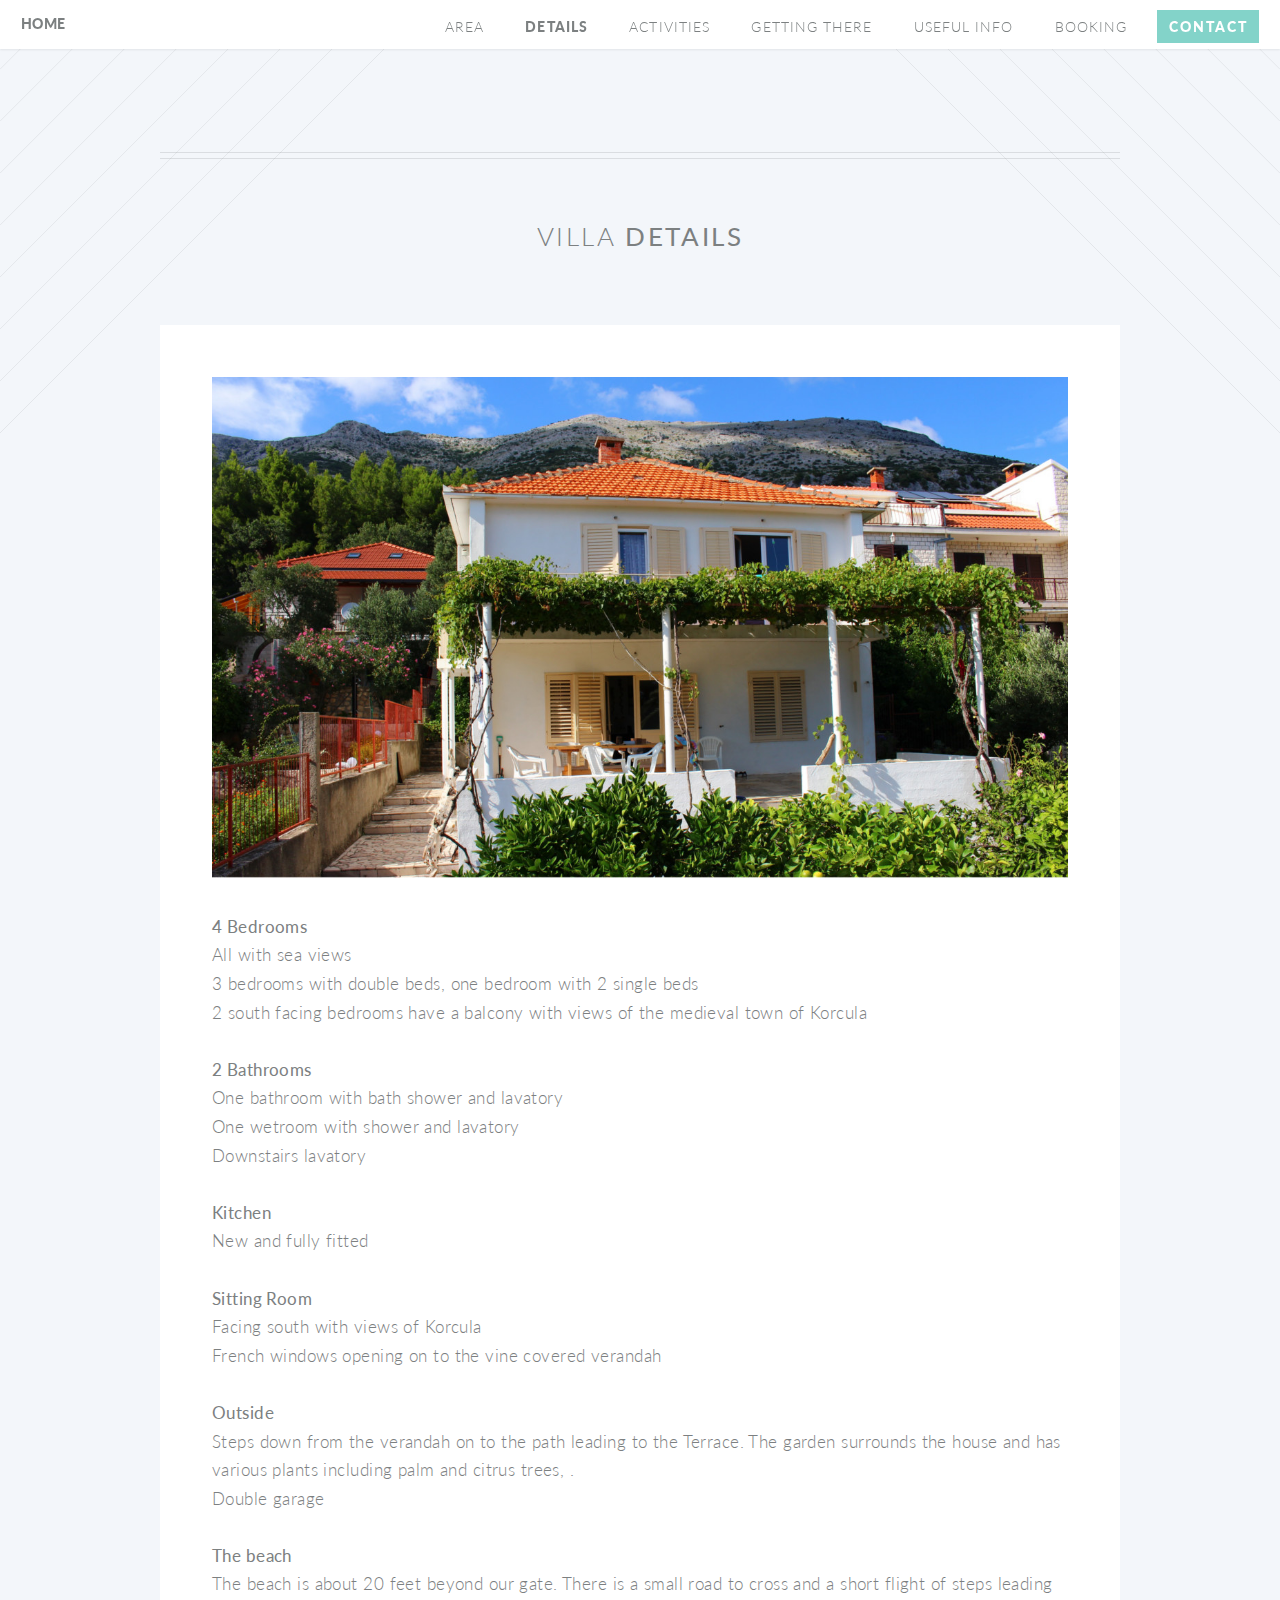
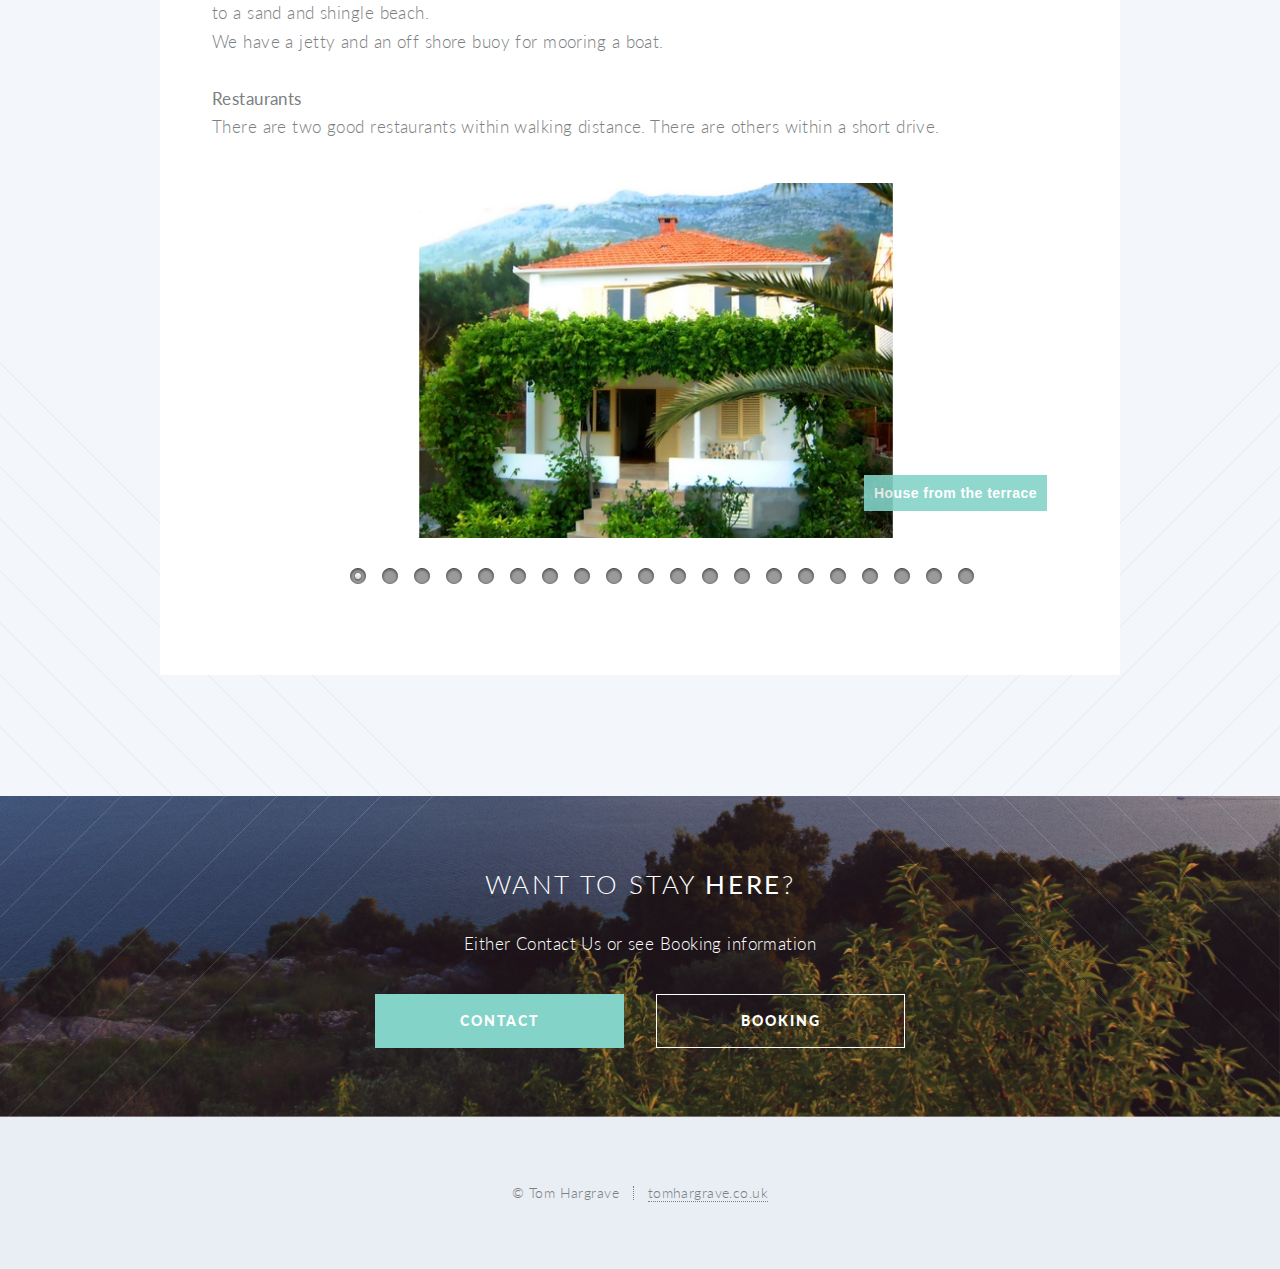
<file: details.html>
<!DOCTYPE HTML>
<html>
	<head>
		<title>Croatian Villa - Villa Details</title>
		<meta http-equiv="content-type" content="text/html; charset=utf-8" />
		<meta name="description" content="Villa Perna is on the sea opposite Korcula on the Peljesac Peninsula in Croatia. It sleeps 8 in air conditioned comfort, and is available for rent throughout the year." />
		<meta name="keywords" content="Perna villa rent rental private beach sea Peljesac Croatia Croatian Peninsula Korcula air conditioned swimming windsurfing diving sailing fishing walking bicycles sea food pizza restaurants" />
		<!--[if lte IE 8]><script src="css/ie/html5shiv.js"></script><![endif]-->
		<script src="js/jquery.min.js"></script>
		<script src="js/jquery.dropotron.min.js"></script>
		<script src="js/jquery.scrolly.min.js"></script>
		<script src="js/jquery.scrollgress.min.js"></script>
		<script src="js/skel.min.js"></script>
		<script src="js/skel-layers.min.js"></script>
		<script src="js/init.js"></script>
		<noscript>
			<link rel="stylesheet" href="css/skel.css" />
			<link rel="stylesheet" href="css/style.css" />
			<link rel="stylesheet" href="css/style-wide.css" />
			<link rel="stylesheet" href="css/style-noscript.css" />
		</noscript>
		<!--[if lte IE 8]><link rel="stylesheet" href="css/ie/v8.css" /><![endif]-->
		<!--[if lte IE 9]><link rel="stylesheet" href="css/ie/v9.css" /><![endif]-->
		
		<script src="sliderengine/jquery.js"></script>
		<script src="sliderengine/amazingslider.js"></script>
		<link rel="stylesheet" type="text/css" href="sliderengine/amazingslider-1.css">
		<script src="sliderengine/initslider-1.js"></script>
		
		<script>
			$( document ).ready(function() {
				$('.amazingslider-box-1').children().eq(2).css("display", "none");
			});
			
			function jqUpdateSize(){
				// Get the dimensions of the viewport
				var width = $(window).width();
				var height = $(window).height();

				if (width < 965) {
					$('#amazingslider-wrapper-1').hide();
				} else {
					$('#amazingslider-wrapper-1').show();
				}
			};
			$(document).ready(jqUpdateSize);    // When the page first loads
			$(window).resize(jqUpdateSize);     // When the browser changes size
		</script>
	
	</head>
	<body class="no-sidebar">

		<!-- Header -->
			<header id="header" class="skel-layers-fixed">
				<h1 id="logo"><a href="index.html">Home</a></h1>
				<nav id="nav">
					<ul>
						<li><a href="area.html">Area</a></li>
						<li class="current"><a href="details.html">Details</a></li>
						<li><a href="activities.html">Activities</a></li>
						<li><a href="gettingthere.html">Getting There</a></li>
						<li><a href="info.html">Useful Info</a></li>
						<li><a href="booking.html">Booking</a></li>
						<li><a href="contact.html" class="button special">Contact</a></li>
					</ul>
				</nav>
			</header>

		<!-- Main -->
			<article id="main">

				<header class="special container">
					<!--<span class="icon fa-mobile"></span>-->
					<h2>Villa <strong>Details</strong></h2>
					<!--<p>Images and information of the surrounding area</p>-->
				</header>

				<!-- One -->
					<section class="wrapper style4 container">

						<!-- Content -->
							<div class="content">
								<section>
									
									<div href="#" class="image featured"><img src="images/villa.jpg" alt="" /></div>
									
									<p>
										<strong>4 Bedrooms</strong><br/>
										All with sea views<br/>
										3 bedrooms with double beds, one bedroom with 2 single beds<br/>
										2 south facing bedrooms have a balcony with views of the medieval town of Korcula<br/><br/>

										<strong>2 Bathrooms</strong><br/>
										One bathroom with bath shower and  lavatory<br/>
										One wetroom  with shower and lavatory<br/>
										Downstairs lavatory<br/><br/>

										<strong>Kitchen</strong><br/>
										New and fully fitted<br/><br/>

										<strong>Sitting Room</strong><br/>
										Facing south with views of Korcula<br/>
										French windows opening on to the vine covered verandah<br/><br/>

										<strong>Outside</strong><br/>
										Steps down from the verandah on to the path leading to the Terrace. The garden surrounds the house and has various plants including palm and citrus trees, .<br/>
										Double garage<br/><br/>

										<strong>The beach</strong><br/>
										The beach is about 20 feet beyond our gate. There is a small road to cross and a short flight of steps leading to a sand and shingle beach.<br/>
										We have a jetty and an off shore buoy for mooring a boat.<br/><br/>

										<strong>Restaurants</strong><br/>
										There are two good restaurants within walking distance.  There are others within a short drive.<br/>
									</p>

									<div id="amazingslider-wrapper-1" style="display:block;position:relative;max-width:900px;margin:0px auto 86px;">
										<div id="amazingslider-1" style="display:block;position:relative;margin:0 auto;">
											<ul class="amazingslider-slides" style="display:none;">
												<li><img src="images/details-gallery-images/17e5f3f5a43b.jpg" alt="House from the terrace" />
												</li>
												<li><img src="images/details-gallery-images/256ee7ca8be6.jpg" alt="SE bedroom with balcony" />
												</li>
												<li><img src="images/details-gallery-images/9128bdc6753.jpg" alt="Ground floor bedroom" />
												</li>
												<li><img src="images/details-gallery-images/ab93ff3308d.jpg" alt="SE bedroom from balcony" />
												</li>
												<li><img src="images/details-gallery-images/ac08cb322cbe.jpg" alt="Verandah and terrace from sitting room" />
												</li>
												<li><img src="images/details-gallery-images/bdd2fa2a7da.jpg" alt="Ground floor bedroom from window" />
												</li>
												<li><img src="images/details-gallery-images/bdf8da405599.jpg" alt="SW bedroom with balcony" />
												</li>
												<li><img src="images/details-gallery-images/c075130ee84f.jpg" alt="Sitting room from verandah" />
												</li>
												<li><img src="images/details-gallery-images/dfc0390cdbc1.jpg" alt="SW bedroom from balcony" />
												</li>
												<li><img src="images/details-gallery-images/f46edd262a93.jpg" alt="Ground floor bedroom" />
												</li>
												<li><img src="images/details-gallery-images/wpddb44aab_06.png" alt="SE bedroom" />
												</li>
												<li><img src="images/details-gallery-images/98ecf5c8e3d.jpg" alt="Woodburner in sitting room" />
												</li>
												<li><img src="images/details-gallery-images/1928f76a8b25.jpg" alt="Sitting room" />
												</li>
												<li><img src="images/details-gallery-images/9c108484ae9b.jpg" alt="Kitchen, right side" />
												</li>
												<li><img src="images/details-gallery-images/359d4459abdc.jpg" alt="Kitchen, left side" />
												</li>
												<li><img src="images/details-gallery-images/60fed1e33709.jpg" alt="Wet room" />
												</li>
												<li><img src="images/details-gallery-images/83e498ca32bb.jpg" alt="Wet room" />
												</li>
												<li><img src="images/details-gallery-images/e03a9d541bba.jpg" alt="Bathroom" />
												</li>
												<li><img src="images/details-gallery-images/2868530b7be7.jpg" alt="Wet room" />
												</li>
												<li><img src="images/details-gallery-images/a0cf6276a19.jpg" alt="Downstairs lavatory" />
												</li>
											</ul>
										<div class="amazingslider-engine"><a href="http://amazingslider.com" title="Responsive jQuery Slideshow">Responsive jQuery Slideshow</a></div>
										</div>
									</div>
								</section>
							</div>
					</section>
			</article>
		
		<!-- CTA -->
			<section id="cta">

				<header>
					<h2>Want to stay <strong>here</strong>?</h2>
					<p>Either Contact Us or see Booking information</p>
				</header>
				<footer>
					<ul class="buttons">
						<li><a href="contact.html" class="button special">Contact</a></li>
						<li><a href="booking.html" class="button">Booking</a></li>
					</ul>
				</footer>

			</section>
		
		<!-- Footer -->
			<footer id="footer">
				<ul class="copyright">
					<li>&copy; Tom Hargrave</li><li><a href="http://www.tomhargrave.co.uk">tomhargrave.co.uk</a></li>
				</ul>
			</footer>
	</body>
</html>
</file>
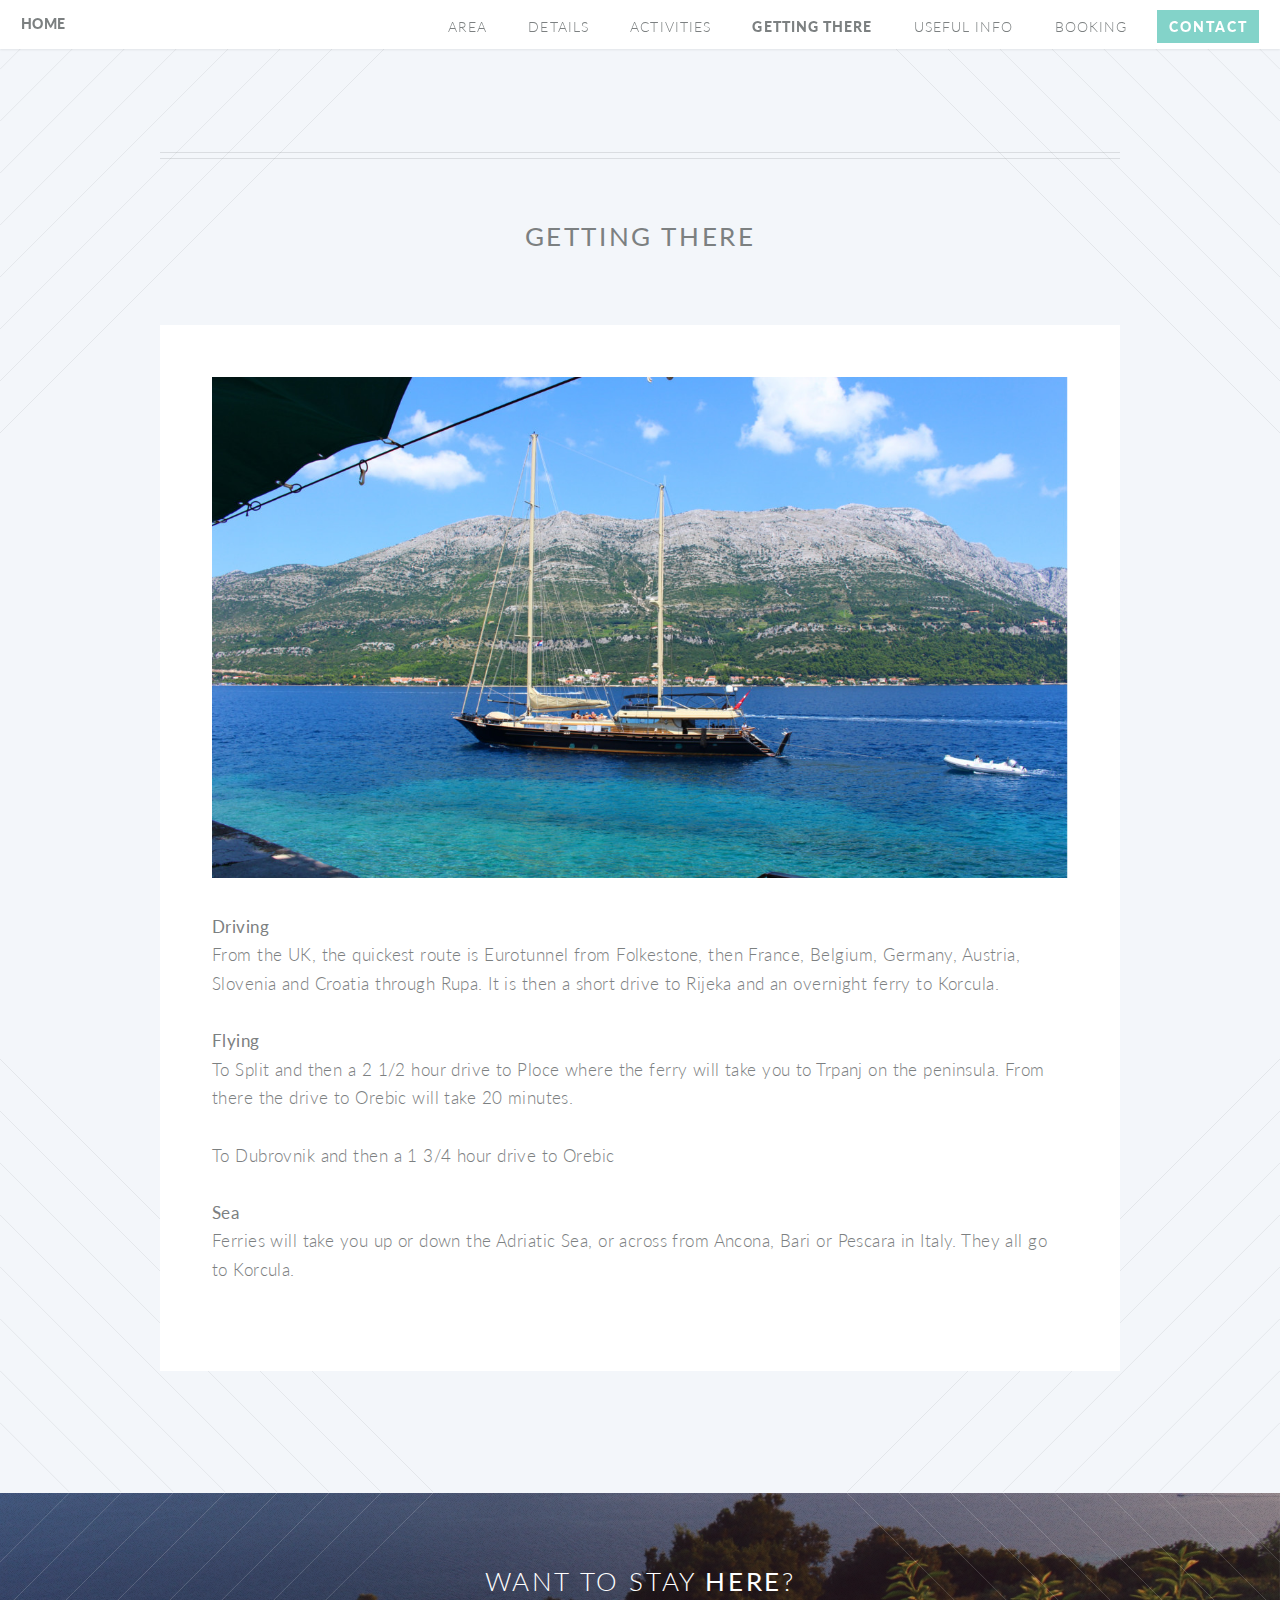
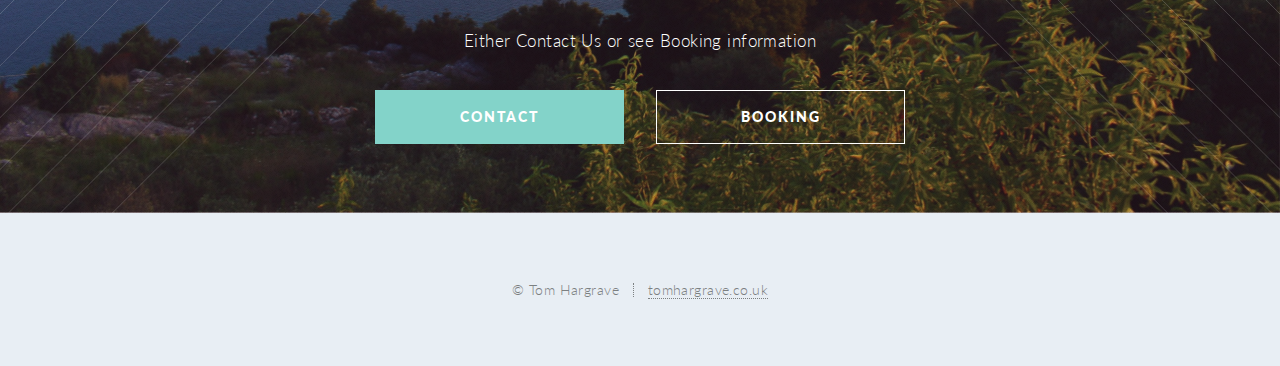
<file: gettingthere.html>
<!DOCTYPE HTML>
<html>
	<head>
		<title>Croatian Villa - Getting There</title>
		<meta http-equiv="content-type" content="text/html; charset=utf-8" />
		<meta name="description" content="Villa Perna is on the sea opposite Korcula on the Peljesac Peninsula in Croatia. It sleeps 8 in air conditioned comfort, and is available for rent throughout the year." />
		<meta name="keywords" content="Perna villa rent rental private beach sea Peljesac Croatia Croatian Peninsula Korcula air conditioned swimming windsurfing diving sailing fishing walking bicycles sea food pizza restaurants" />
		<!--[if lte IE 8]><script src="css/ie/html5shiv.js"></script><![endif]-->
		<script src="js/jquery.min.js"></script>
		<script src="js/jquery.dropotron.min.js"></script>
		<script src="js/jquery.scrolly.min.js"></script>
		<script src="js/jquery.scrollgress.min.js"></script>
		<script src="js/skel.min.js"></script>
		<script src="js/skel-layers.min.js"></script>
		<script src="js/init.js"></script>
		<noscript>
			<link rel="stylesheet" href="css/skel.css" />
			<link rel="stylesheet" href="css/style.css" />
			<link rel="stylesheet" href="css/style-wide.css" />
			<link rel="stylesheet" href="css/style-noscript.css" />
		</noscript>
		<!--[if lte IE 8]><link rel="stylesheet" href="css/ie/v8.css" /><![endif]-->
		<!--[if lte IE 9]><link rel="stylesheet" href="css/ie/v9.css" /><![endif]-->
		
		<script src="sliderengine/jquery.js"></script>
		<script src="sliderengine/amazingslider.js"></script>
		<link rel="stylesheet" type="text/css" href="sliderengine/amazingslider-1.css">
		<script src="sliderengine/initslider-1.js"></script>
	
	</head>
	<body class="no-sidebar">

		<!-- Header -->
			<header id="header" class="skel-layers-fixed">
				<h1 id="logo"><a href="index.html">Home</a></h1>
				<nav id="nav">
					<ul>
						<li><a href="area.html">Area</a></li>
						<li><a href="details.html">Details</a></li>
						<li><a href="activities.html">Activities</a></li>
						<li class="current"><a href="gettingthere.html">Getting There</a></li>
						<li><a href="info.html">Useful Info</a></li>
						<li><a href="booking.html">Booking</a></li>
						<li><a href="contact.html" class="button special">Contact</a></li>
					</ul>
				</nav>
			</header>

		<!-- Main -->
			<article id="main">

				<header class="special container">
					<h2><strong>Getting There</strong></h2>
				</header>

				<!-- One -->
					<section class="wrapper style4 container">

						<!-- Content -->
							<div class="content">
								<section>
									
									<div class="image featured"><img src="images/pic02.jpg" alt="" /></div>
									
									<p>
										<strong>Driving</strong><br/>
										From the UK, the quickest route is Eurotunnel from Folkestone, then France, Belgium, Germany, Austria, Slovenia and Croatia through Rupa. It is then a short drive to Rijeka and an overnight ferry to Korcula.<br/><br/>

										<strong>Flying</strong><br/>
										To Split and then a 2 1/2 hour drive to Ploce where the ferry will take you to Trpanj on the peninsula. From there the drive to Orebic will take 20 minutes.<br/><br/>

										To Dubrovnik and then a 1 3/4 hour drive to Orebic<br/><br/>

										<strong>Sea</strong><br/>
										Ferries will take you up or down the Adriatic Sea, or across from Ancona, Bari or Pescara in Italy. They all go to Korcula.
									</p>

									
								</section>
							</div>
					</section>
			</article>
		
		<!-- CTA -->
			<section id="cta">

				<header>
					<h2>Want to stay <strong>here</strong>?</h2>
					<p>Either Contact Us or see Booking information</p>
				</header>
				<footer>
					<ul class="buttons">
						<li><a href="contact.html" class="button special">Contact</a></li>
						<li><a href="booking.html" class="button">Booking</a></li>
					</ul>
				</footer>

			</section>
			
			
		<!-- Footer -->
			<footer id="footer">
				<ul class="copyright">
					<li>&copy; Tom Hargrave</li><li><a href="http://www.tomhargrave.co.uk">tomhargrave.co.uk</a></li>
				</ul>
			</footer>
	</body>
</html>
</file>
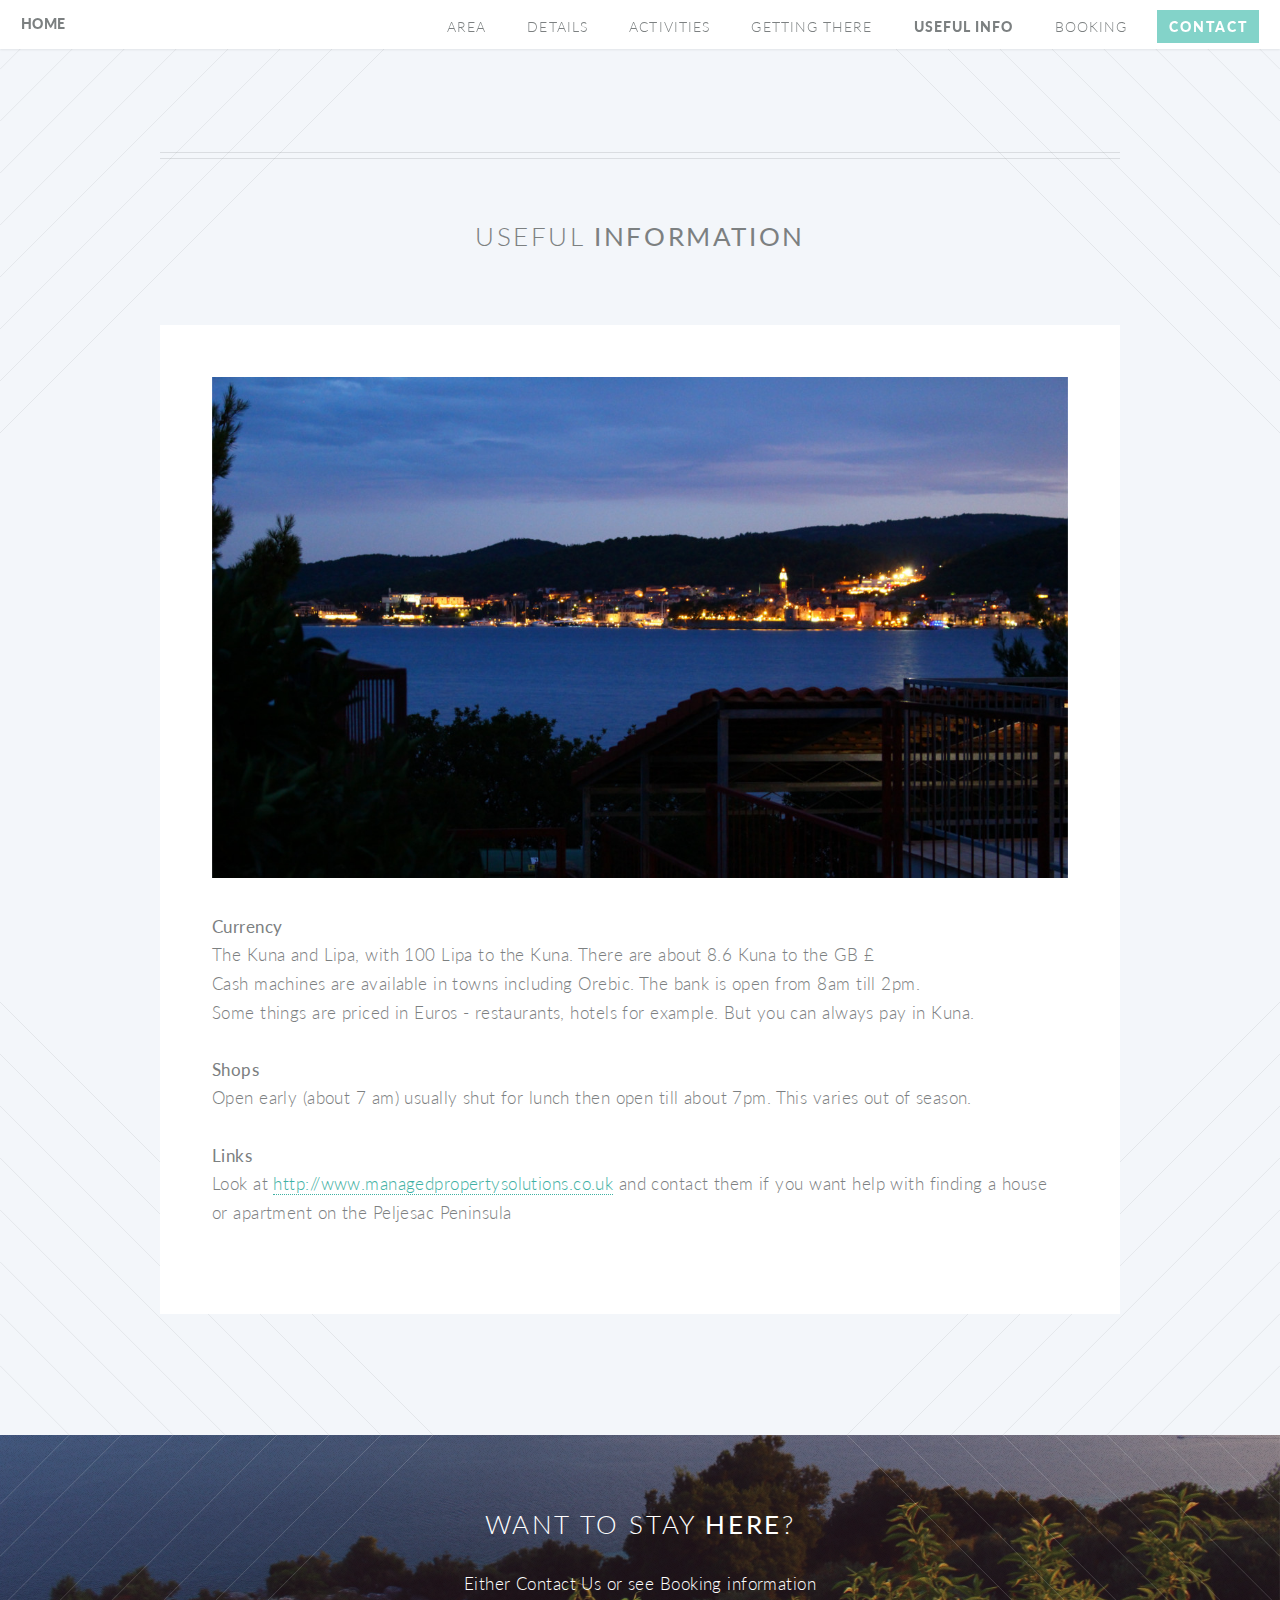
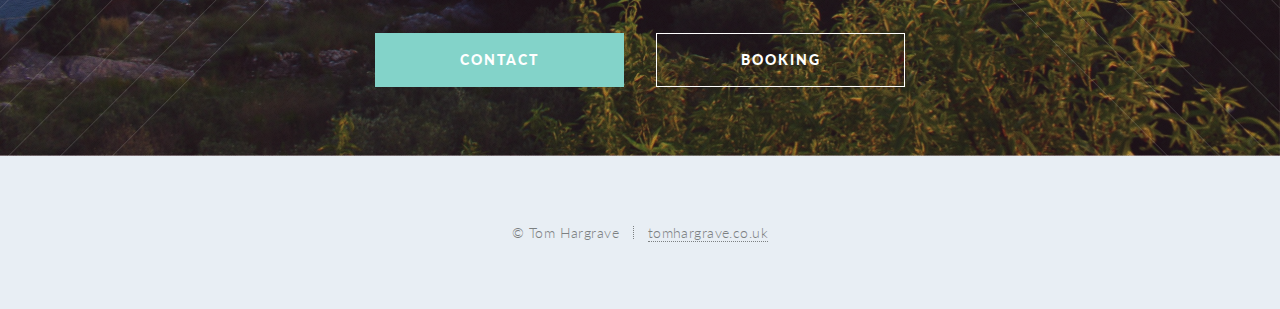
<file: info.html>
﻿<!DOCTYPE HTML>
<html>
	<head>
		<title>Croatian Villa - Useful Information</title>
		<meta http-equiv="content-type" content="text/html; charset=utf-8" />
		<meta name="description" content="Villa Perna is on the sea opposite Korcula on the Peljesac Peninsula in Croatia. It sleeps 8 in air conditioned comfort, and is available for rent throughout the year." />
		<meta name="keywords" content="Perna villa rent rental private beach sea Peljesac Croatia Croatian Peninsula Korcula air conditioned swimming windsurfing diving sailing fishing walking bicycles sea food pizza restaurants" />
		<!--[if lte IE 8]><script src="css/ie/html5shiv.js"></script><![endif]-->
		<script src="js/jquery.min.js"></script>
		<script src="js/jquery.dropotron.min.js"></script>
		<script src="js/jquery.scrolly.min.js"></script>
		<script src="js/jquery.scrollgress.min.js"></script>
		<script src="js/skel.min.js"></script>
		<script src="js/skel-layers.min.js"></script>
		<script src="js/init.js"></script>
		<noscript>
			<link rel="stylesheet" href="css/skel.css" />
			<link rel="stylesheet" href="css/style.css" />
			<link rel="stylesheet" href="css/style-wide.css" />
			<link rel="stylesheet" href="css/style-noscript.css" />
		</noscript>
		<!--[if lte IE 8]><link rel="stylesheet" href="css/ie/v8.css" /><![endif]-->
		<!--[if lte IE 9]><link rel="stylesheet" href="css/ie/v9.css" /><![endif]-->
		
		<script src="sliderengine/jquery.js"></script>
		<script src="sliderengine/amazingslider.js"></script>
		<link rel="stylesheet" type="text/css" href="sliderengine/amazingslider-1.css">
		<script src="sliderengine/initslider-1.js"></script>
	
	</head>
	<body class="no-sidebar">

		<!-- Header -->
			<header id="header" class="skel-layers-fixed">
				<h1 id="logo"><a href="index.html">Home</a></h1>
				<nav id="nav">
					<ul>
						<li><a href="area.html">Area</a></li>
						<li><a href="details.html">Details</a></li>
						<li><a href="activities.html">Activities</a></li>
						<li><a href="gettingthere.html">Getting There</a></li>
						<li class="current"><a href="info.html">Useful Info</a></li>
						<li><a href="booking.html">Booking</a></li>
						<li><a href="contact.html" class="button special">Contact</a></li>
					</ul>
				</nav>
			</header>

		<!-- Main -->
			<article id="main">

				<header class="special container">
					<h2>Useful <strong>Information</strong></h2>
				</header>

				<!-- One -->
					<section class="wrapper style4 container">

						<!-- Content -->
							<div class="content">
								<section>
									
									<div class="image featured"><img src="images/pic07.jpg" alt="" /></div>
									
									<p>
										<strong>Currency</strong><br/>
										The Kuna and Lipa, with 100 Lipa to the Kuna. There are about 8.6 Kuna to the GB £<br/>
										Cash machines are available in towns including Orebic. The bank is open from 8am till 2pm.<br/>
										Some things are priced in Euros - restaurants, hotels for example. But you can always pay in Kuna.<br/><br/>

										<strong>Shops</strong><br/>
										Open early (about 7 am) usually shut for lunch then open till about 7pm. This varies out of season.<br/><br/>

										<strong>Links</strong><br/>
										Look at <a href="http://www.managedpropertysolutions.co.uk">http://www.managedpropertysolutions.co.uk</a>  and contact them if you want help with finding a house or apartment on the Peljesac Peninsula
									</p>

									
								</section>
							</div>
					</section>
			</article>
		
		<!-- CTA -->
			<section id="cta">

				<header>
					<h2>Want to stay <strong>here</strong>?</h2>
					<p>Either Contact Us or see Booking information</p>
				</header>
				<footer>
					<ul class="buttons">
						<li><a href="contact.html" class="button special">Contact</a></li>
						<li><a href="booking.html" class="button">Booking</a></li>
					</ul>
				</footer>

			</section>
			
		<!-- Footer -->
			<footer id="footer">
				<ul class="copyright">
					<li>&copy; Tom Hargrave</li><li><a href="http://www.tomhargrave.co.uk">tomhargrave.co.uk</a></li>
				</ul>
			</footer>
	</body>
</html>
</file>
<file: css/style-wide.css>
/*
	Twenty by HTML5 UP
	html5up.net | @n33co
	Free for personal and commercial use under the CCA 3.0 license (html5up.net/license)
*/

/* Basic */

	body, input, select, textarea {
		font-size: 14pt;
	}

/* Section/Article */

	header.special {
		padding-top: 5.5em;
		margin-bottom: 4em;
	}
</file>
<file: css/style-noscript.css>
/*
	Twenty by HTML5 UP
	html5up.net | @n33co
	Free for personal and commercial use under the CCA 3.0 license (html5up.net/license)
*/

/* Banner */

	#banner .inner {
		opacity: 1.0;
	}
</file>
<file: css/ie/v8.css>
/*
	Twenty by HTML5 UP
	html5up.net | @n33co
	Free for personal and commercial use under the CCA 3.0 license (html5up.net/license)
*/

/* Section/Article */

	section > .last-child,
	article > .last-child {
		margin-bottom: 0;
	}

	section.last-child,
	article.last-child {
		margin-bottom: 0;
	}

/* Banner */

	#banner {
		background-image: url("../../images/banner.jpg");
		background-repeat: no-repeat;
		background-size: cover;
		background-position: auto;
		-ms-behavior: url("css/ie/backgroundsize.min.htc");
	}

		#banner .inner {
			background: #341b2b;
		}

/* CTA  */

	#cta {
		background-image: url("../../images/banner.jpg");
		background-repeat: no-repeat;
		background-size: cover;
		background-position: auto;
		-ms-behavior: url("css/ie/backgroundsize.min.htc");
	}
</file>
<file: css/ie/v9.css>
/*
	Twenty by HTML5 UP
	html5up.net | @n33co
	Free for personal and commercial use under the CCA 3.0 license (html5up.net/license)
*/

/* Banner */

	#banner .inner {
		opacity: 1.0;
	}
</file>
<file: sliderengine/amazingslider-1.css>
/* blue button large */
.as-btn-blue-large {
  	display: inline-block;
  	border: none;
  	-webkit-box-sizing: border-box;
  	-moz-box-sizing: border-box;
  	box-sizing: border-box;
  	margin: 0;
  	background: #009cde;
  	font-family: "Lucida Sans Unicode","Lucida Grande",sans-serif,Arial;
  	color: #fff;
  	cursor: pointer;
  	text-align: center;
  	text-decoration: none;
  	text-shadow: none;
  	text-transform: none;
  	white-space: nowrap;
  	-webkit-font-smoothing: antialiased;
	padding: 10px 16px;
	font-size: 24px;
	font-weight: 300;
  	-webkit-border-radius: 4px;
  	-moz-border-radius: 4px;
  	border-radius: 4px;
}

.as-btn-blue-large:hover {
  	color: #fff;
  	background: #0285d2;
}

.as-btn-blue-large:focus {
  	outline: 0;
}

/* blue button medium */
.as-btn-blue-medium {
  	display: inline-block;
  	border: none;
  	-webkit-box-sizing: border-box;
  	-moz-box-sizing: border-box;
  	box-sizing: border-box;
  	margin: 0;
  	background: #009cde;
  	font-family: "Lucida Sans Unicode","Lucida Grande",sans-serif,Arial;
  	color: #fff;
  	cursor: pointer;
  	text-align: center;
  	text-decoration: none;
  	text-shadow: none;
  	text-transform: none;
  	white-space: nowrap;
  	-webkit-font-smoothing: antialiased;
	padding: 6px 12px;
	font-size: 14px;
	font-weight: normal;
  	-webkit-border-radius: 2px;
  	-moz-border-radius: 2px;
  	border-radius: 2px;
}

.as-btn-blue-medium:hover {
  	color: #fff;
  	background: #0285d2;
}

.as-btn-blue-medium:focus {
  	outline: 0;
}

/* blue button small */
.as-btn-blue-small {
  	display: inline-block;
  	border: none;
  	-webkit-box-sizing: border-box;
  	-moz-box-sizing: border-box;
  	box-sizing: border-box;
  	margin: 0;
  	background: #009cde;
  	font-family: "Lucida Sans Unicode","Lucida Grande",sans-serif,Arial;
  	color: #fff;
  	cursor: pointer;
  	text-align: center;
  	text-decoration: none;
  	text-shadow: none;
  	text-transform: none;
  	white-space: nowrap;
  	-webkit-font-smoothing: antialiased;
	padding: 5px 10px;
	font-size: 12px;
	font-weight: normal;
  	-webkit-border-radius: 0px;
  	-moz-border-radius: 0px;
  	border-radius: 0px;
}

.as-btn-blue-small:hover {
  	color: #fff;
  	background: #0285d2;
}

.as-btn-blue-small:focus {
  	outline: 0;
}

/* blue border large */
.as-btn-blueborder-large {
  	display: inline-block;
  	border: 2px solid #009cde;
  	-webkit-box-sizing: border-box;
  	-moz-box-sizing: border-box;
  	box-sizing: border-box;
  	margin: 0;
  	background: transparent;
  	font-family: "Lucida Sans Unicode","Lucida Grande",sans-serif,Arial;
  	color: #009cde;
  	cursor: pointer;
  	text-align: center;
  	text-decoration: none;
  	text-shadow: none;
  	text-transform: none;
  	vertical-align: baseline;
  	white-space: nowrap;
  	-webkit-font-smoothing: antialiased;
	padding: 10px 16px;
	font-size: 24px;
	font-weight: 300;
  	-webkit-border-radius: 4px;
  	-moz-border-radius: 4px;
  	border-radius: 4px;
}

.as-btn-blueborder-large:hover {
  	color: #fff;
  	background: #009cde;
}

.as-btn-blueborder-large:focus {
  	outline: 0;
}

/* blue border medium */
.as-btn-blueborder-medium {
  	display: inline-block;
  	border: 2px solid #009cde;
  	-webkit-box-sizing: border-box;
  	-moz-box-sizing: border-box;
  	box-sizing: border-box;
  	margin: 0;
  	background: transparent;
  	font-family: "Lucida Sans Unicode","Lucida Grande",sans-serif,Arial;
  	color: #009cde;
  	cursor: pointer;
  	text-align: center;
  	text-decoration: none;
  	text-shadow: none;
  	text-transform: none;
  	vertical-align: baseline;
  	white-space: nowrap;
  	-webkit-font-smoothing: antialiased;
	padding: 6px 12px;
	font-size: 14px;
	font-weight: normal;
  	-webkit-border-radius: 2px;
  	-moz-border-radius: 2px;
  	border-radius: 2px;
}

.as-btn-blueborder-medium:hover {
  	color: #fff;
  	background: #009cde;
}

.as-btn-blueborder-medium:focus {
  	outline: 0;
}

/* blue border small */
.as-btn-blueborder-small {
  	display: inline-block;
  	border: 2px solid #009cde;
  	-webkit-box-sizing: border-box;
  	-moz-box-sizing: border-box;
  	box-sizing: border-box;
  	margin: 0;
  	background: transparent;
  	font-family: "Lucida Sans Unicode","Lucida Grande",sans-serif,Arial;
  	color: #009cde;
  	cursor: pointer;
  	text-align: center;
  	text-decoration: none;
  	text-shadow: none;
  	text-transform: none;
  	vertical-align: baseline;
  	white-space: nowrap;
  	-webkit-font-smoothing: antialiased;
	padding: 5px 10px;
	font-size: 12px;
	font-weight: normal;
  	-webkit-border-radius: 0px;
  	-moz-border-radius: 0px;
  	border-radius: 0px;
}

.as-btn-blueborder-small:hover {
  	color: #fff;
  	background: #009cde;
}

.as-btn-blueborder-small:focus {
  	outline: 0;
}

/* orange button large */
.as-btn-orange-large {
  	display: inline-block;
  	border: none;
  	-webkit-box-sizing: border-box;
  	-moz-box-sizing: border-box;
  	box-sizing: border-box;
  	margin: 0;
  	background: #f7a020;
  	font-family: "Lucida Sans Unicode","Lucida Grande",sans-serif,Arial;
  	color: #fff;
  	cursor: pointer;
  	text-align: center;
  	text-decoration: none;
  	text-shadow: none;
  	text-transform: none;
  	white-space: nowrap;
  	-webkit-font-smoothing: antialiased;
	padding: 10px 16px;
	font-size: 24px;
	font-weight: 300;
  	-webkit-border-radius: 4px;
  	-moz-border-radius: 4px;
  	border-radius: 4px;
}

.as-btn-orange-large:hover {
  	color: #fff;
  	background: #ffc030;
}

.as-btn-orange-large:focus {
  	outline: 0;
}

/* orange button medium */
.as-btn-orange-medium {
  	display: inline-block;
  	border: none;
  	-webkit-box-sizing: border-box;
  	-moz-box-sizing: border-box;
  	box-sizing: border-box;
  	margin: 0;
  	background: #f7a020;
  	font-family: "Lucida Sans Unicode","Lucida Grande",sans-serif,Arial;
  	color: #fff;
  	cursor: pointer;
  	text-align: center;
  	text-decoration: none;
  	text-shadow: none;
  	text-transform: none;
  	white-space: nowrap;
  	-webkit-font-smoothing: antialiased;
	padding: 6px 12px;
	font-size: 14px;
	font-weight: normal;
  	-webkit-border-radius: 2px;
  	-moz-border-radius: 2px;
  	border-radius: 2px;
}

.as-btn-orange-medium:hover {
  	color: #fff;
  	background: #ffc030;
}

.as-btn-orange-medium:focus {
  	outline: 0;
}

/* orange button small */
.as-btn-orange-small {
  	display: inline-block;
  	border: none;
  	-webkit-box-sizing: border-box;
  	-moz-box-sizing: border-box;
  	box-sizing: border-box;
  	margin: 0;
  	background: #f7a020;
  	font-family: "Lucida Sans Unicode","Lucida Grande",sans-serif,Arial;
  	color: #fff;
  	cursor: pointer;
  	text-align: center;
  	text-decoration: none;
  	text-shadow: none;
  	text-transform: none;
  	white-space: nowrap;
  	-webkit-font-smoothing: antialiased;
	padding: 5px 10px;
	font-size: 12px;
	font-weight: normal;
  	-webkit-border-radius: 0px;
  	-moz-border-radius: 0px;
  	border-radius: 0px;
}

.as-btn-orange-small:hover {
  	color: #fff;
  	background: #ffc030;
}

.as-btn-orange-small:focus {
  	outline: 0;
}

/* orange border large */
.as-btn-orangeborder-large {
  	display: inline-block;
  	border: 2px solid #f7a020;
  	-webkit-box-sizing: border-box;
  	-moz-box-sizing: border-box;
  	box-sizing: border-box;
  	margin: 0;
  	background: transparent;
  	font-family: "Lucida Sans Unicode","Lucida Grande",sans-serif,Arial;
  	color: #f7a020;
  	cursor: pointer;
  	text-align: center;
  	text-decoration: none;
  	text-shadow: none;
  	text-transform: none;
  	vertical-align: baseline;
  	white-space: nowrap;
  	-webkit-font-smoothing: antialiased;
	padding: 10px 16px;
	font-size: 24px;
	font-weight: 300;
  	-webkit-border-radius: 4px;
  	-moz-border-radius: 4px;
  	border-radius: 4px;
}

.as-btn-orangeborder-large:hover {
  	color: #fff;
  	background: #f7a020;
}

.as-btn-orangeborder-large:focus {
  	outline: 0;
}

/* orange border medium */
.as-btn-orangeborder-medium {
  	display: inline-block;
  	border: 2px solid #f7a020;
  	-webkit-box-sizing: border-box;
  	-moz-box-sizing: border-box;
  	box-sizing: border-box;
  	margin: 0;
  	background: transparent;
  	font-family: "Lucida Sans Unicode","Lucida Grande",sans-serif,Arial;
  	color: #f7a020;
  	cursor: pointer;
  	text-align: center;
  	text-decoration: none;
  	text-shadow: none;
  	text-transform: none;
  	vertical-align: baseline;
  	white-space: nowrap;
  	-webkit-font-smoothing: antialiased;
	padding: 6px 12px;
	font-size: 14px;
	font-weight: normal;
  	-webkit-border-radius: 2px;
  	-moz-border-radius: 2px;
  	border-radius: 2px;
}

.as-btn-orangeborder-medium:hover {
  	color: #fff;
  	background: #f7a020;
}

.as-btn-orangeborder-medium:focus {
  	outline: 0;
}

/* orange border small */
.as-btn-orangeborder-small {
  	display: inline-block;
  	border: 2px solid #f7a020;
  	-webkit-box-sizing: border-box;
  	-moz-box-sizing: border-box;
  	box-sizing: border-box;
  	margin: 0;
  	background: transparent;
  	font-family: "Lucida Sans Unicode","Lucida Grande",sans-serif,Arial;
  	color: #f7a020;
  	cursor: pointer;
  	text-align: center;
  	text-decoration: none;
  	text-shadow: none;
  	text-transform: none;
  	vertical-align: baseline;
  	white-space: nowrap;
  	-webkit-font-smoothing: antialiased;
	padding: 5px 10px;
	font-size: 12px;
	font-weight: normal;
  	-webkit-border-radius: 0px;
  	-moz-border-radius: 0px;
  	border-radius: 0px;
}

.as-btn-orangeborder-small:hover {
  	color: #fff;
  	background: #f7a020;
}

.as-btn-orangeborder-small:focus {
  	outline: 0;
}

/* white button large */
.as-btn-white-large {
  	display: inline-block;
  	border: none;
  	-webkit-box-sizing: border-box;
  	-moz-box-sizing: border-box;
  	box-sizing: border-box;
  	margin: 0;
  	background: #fff;
  	font-family: "Lucida Sans Unicode","Lucida Grande",sans-serif,Arial;
  	color: #444;
  	cursor: pointer;
  	text-align: center;
  	text-decoration: none;
  	text-shadow: none;
  	text-transform: none;
  	white-space: nowrap;
  	-webkit-font-smoothing: antialiased;
	padding: 10px 16px;
	font-size: 24px;
	font-weight: 300;
  	-webkit-border-radius: 4px;
  	-moz-border-radius: 4px;
  	border-radius: 4px;
}

.as-btn-white-large:hover {
  	color: #fff;
  	background: #444;
}

.as-btn-white-large:focus {
  	outline: 0;
}

/* white button medium */
.as-btn-white-medium {
  	display: inline-block;
  	border: none;
  	-webkit-box-sizing: border-box;
  	-moz-box-sizing: border-box;
  	box-sizing: border-box;
  	margin: 0;
  	background: #fff;
  	font-family: "Lucida Sans Unicode","Lucida Grande",sans-serif,Arial;
  	color: #444;
  	cursor: pointer;
  	text-align: center;
  	text-decoration: none;
  	text-shadow: none;
  	text-transform: none;
  	white-space: nowrap;
  	-webkit-font-smoothing: antialiased;
	padding: 6px 12px;
	font-size: 14px;
	font-weight: normal;
  	-webkit-border-radius: 2px;
  	-moz-border-radius: 2px;
  	border-radius: 2px;
}

.as-btn-white-medium:hover {
  	color: #fff;
  	background: #444;
}

.as-btn-white-medium:focus {
  	outline: 0;
}

/* white button small */
.as-btn-white-small {
  	display: inline-block;
  	border: none;
  	-webkit-box-sizing: border-box;
  	-moz-box-sizing: border-box;
  	box-sizing: border-box;
  	margin: 0;
  	background: #fff;
  	font-family: "Lucida Sans Unicode","Lucida Grande",sans-serif,Arial;
  	color: #444;
  	cursor: pointer;
  	text-align: center;
  	text-decoration: none;
  	text-shadow: none;
  	text-transform: none;
  	white-space: nowrap;
  	-webkit-font-smoothing: antialiased;
	padding: 5px 10px;
	font-size: 12px;
	font-weight: normal;
  	-webkit-border-radius: 0px;
  	-moz-border-radius: 0px;
  	border-radius: 0px;
}

.as-btn-white-small:hover {
  	color: #fff;
  	background: #444;
}

.as-btn-white-small:focus {
  	outline: 0;
}

/* white border large */
.as-btn-whiteborder-large {
  	display: inline-block;
  	border: 2px solid #fff;
  	-webkit-box-sizing: border-box;
  	-moz-box-sizing: border-box;
  	box-sizing: border-box;
  	margin: 0;
  	background: transparent;
  	font-family: "Lucida Sans Unicode","Lucida Grande",sans-serif,Arial;
  	color: #fff;
  	cursor: pointer;
  	text-align: center;
  	text-decoration: none;
  	text-shadow: none;
  	text-transform: none;
  	vertical-align: baseline;
  	white-space: nowrap;
  	-webkit-font-smoothing: antialiased;
	padding: 10px 16px;
	font-size: 24px;
	font-weight: 300;
  	-webkit-border-radius: 4px;
  	-moz-border-radius: 4px;
  	border-radius: 4px;
}

.as-btn-whiteborder-large:hover {
  	color: #444;
  	background: #fff;
}

.as-btn-whiteborder-large:focus {
  	outline: 0;
}

/* white border medium */
.as-btn-whiteborder-medium {
  	display: inline-block;
  	border: 2px solid #fff;
  	-webkit-box-sizing: border-box;
  	-moz-box-sizing: border-box;
  	box-sizing: border-box;
  	margin: 0;
  	background: transparent;
  	font-family: "Lucida Sans Unicode","Lucida Grande",sans-serif,Arial;
  	color: #fff;
  	cursor: pointer;
  	text-align: center;
  	text-decoration: none;
  	text-shadow: none;
  	text-transform: none;
  	vertical-align: baseline;
  	white-space: nowrap;
  	-webkit-font-smoothing: antialiased;
	padding: 6px 12px;
	font-size: 14px;
	font-weight: normal;
  	-webkit-border-radius: 2px;
  	-moz-border-radius: 2px;
  	border-radius: 2px;
}

.as-btn-whiteborder-medium:hover {
  	color: #444;
  	background: #fff;
}

.as-btn-whiteborder-medium:focus {
  	outline: 0;
}

/* white border small */
.as-btn-whiteborder-small {
  	display: inline-block;
  	border: 2px solid #fff;
  	-webkit-box-sizing: border-box;
  	-moz-box-sizing: border-box;
  	box-sizing: border-box;
  	margin: 0;
  	background: transparent;
  	font-family: "Lucida Sans Unicode","Lucida Grande",sans-serif,Arial;
  	color: #fff;
  	cursor: pointer;
  	text-align: center;
  	text-decoration: none;
  	text-shadow: none;
  	text-transform: none;
  	vertical-align: baseline;
  	white-space: nowrap;
  	-webkit-font-smoothing: antialiased;
	padding: 5px 10px;
	font-size: 12px;
	font-weight: normal;
  	-webkit-border-radius: 0px;
  	-moz-border-radius: 0px;
  	border-radius: 0px;
}

.as-btn-whiteborder-small:hover {
  	color: #444;
  	background: #fff;
}

.as-btn-whiteborder-small:focus {
  	outline: 0;
}

/* navy button large */
.as-btn-navy-large {
  	display: inline-block;
  	border: none;
  	-webkit-box-sizing: border-box;
  	-moz-box-sizing: border-box;
  	box-sizing: border-box;
  	margin: 0;
  	background: #334455;
  	font-family: "Lucida Sans Unicode","Lucida Grande",sans-serif,Arial;
  	color: #fff;
  	cursor: pointer;
  	text-align: center;
  	text-decoration: none;
  	text-shadow: none;
  	text-transform: none;
  	white-space: nowrap;
  	-webkit-font-smoothing: antialiased;
	padding: 10px 16px;
	font-size: 24px;
	font-weight: 300;
  	-webkit-border-radius: 4px;
  	-moz-border-radius: 4px;
  	border-radius: 4px;
}

.as-btn-navy-large:hover {
  	color: #fff;
  	background: #445566;
}

.as-btn-navy-large:focus {
  	outline: 0;
}

/* navy button medium */
.as-btn-navy-medium {
  	display: inline-block;
  	border: none;
  	-webkit-box-sizing: border-box;
  	-moz-box-sizing: border-box;
  	box-sizing: border-box;
  	margin: 0;
  	background: #334455;
  	font-family: "Lucida Sans Unicode","Lucida Grande",sans-serif,Arial;
  	color: #fff;
  	cursor: pointer;
  	text-align: center;
  	text-decoration: none;
  	text-shadow: none;
  	text-transform: none;
  	white-space: nowrap;
  	-webkit-font-smoothing: antialiased;
	padding: 6px 12px;
	font-size: 14px;
	font-weight: normal;
  	-webkit-border-radius: 2px;
  	-moz-border-radius: 2px;
  	border-radius: 2px;
}

.as-btn-navy-medium:hover {
  	color: #fff;
  	background: #445566;
}

.as-btn-navy-medium:focus {
  	outline: 0;
}

/* navy button small */
.as-btn-navy-small {
  	display: inline-block;
  	border: none;
  	-webkit-box-sizing: border-box;
  	-moz-box-sizing: border-box;
  	box-sizing: border-box;
  	margin: 0;
  	background: #334455;
  	font-family: "Lucida Sans Unicode","Lucida Grande",sans-serif,Arial;
  	color: #fff;
  	cursor: pointer;
  	text-align: center;
  	text-decoration: none;
  	text-shadow: none;
  	text-transform: none;
  	white-space: nowrap;
  	-webkit-font-smoothing: antialiased;
	padding: 5px 10px;
	font-size: 12px;
	font-weight: normal;
  	-webkit-border-radius: 0px;
  	-moz-border-radius: 0px;
  	border-radius: 0px;
}

.as-btn-navy-small:hover {
  	color: #fff;
  	background: #445566;
}

.as-btn-navy-small:focus {
  	outline: 0;
}
</file>
<file: css/skel.css>
/* Resets (http://meyerweb.com/eric/tools/css/reset/ | v2.0 | 20110126 | License: none (public domain)) */

	html,body,div,span,applet,object,iframe,h1,h2,h3,h4,h5,h6,p,blockquote,pre,a,abbr,acronym,address,big,cite,code,del,dfn,em,img,ins,kbd,q,s,samp,small,strike,strong,sub,sup,tt,var,b,u,i,center,dl,dt,dd,ol,ul,li,fieldset,form,label,legend,table,caption,tbody,tfoot,thead,tr,th,td,article,aside,canvas,details,embed,figure,figcaption,footer,header,hgroup,menu,nav,output,ruby,section,summary,time,mark,audio,video{margin:0;padding:0;border:0;font-size:100%;font:inherit;vertical-align:baseline;}article,aside,details,figcaption,figure,footer,header,hgroup,menu,nav,section{display:block;}body{line-height:1;}ol,ul{list-style:none;}blockquote,q{quotes:none;}blockquote:before,blockquote:after,q:before,q:after{content:'';content:none;}table{border-collapse:collapse;border-spacing:0;}body{-webkit-text-size-adjust:none}

/* Box Model */

	*, *:before, *:after {
		-moz-box-sizing: border-box;
		-webkit-box-sizing: border-box;
		box-sizing: border-box;
	}

/* Container */

	.container {
		margin-left: auto;
		margin-right: auto;

		/* width: (containers) */
		width: 1200px;
	}

	/* Modifiers */

		/* 125% */
			.container.\31 25\25 {
				width: 100%;

				/* max-width: (containers * 1.25) */
				max-width: 1500px;

				/* min-width: (containers) */
				min-width: 1200px;
			}

		/* 75% */
			.container.\37 5\25 {

				/* width: (containers * 0.75) */
				width: 900px;

			}

		/* 50% */
			.container.\35 0\25 {

				/* width: (containers * 0.50) */
				width: 600px;

			}

		/* 25% */
			.container.\32 5\25 {

				/* width: (containers * 0.25) */
				width: 300px;

			}

/* Grid */

	.row {
		border-bottom: solid 1px transparent;
	}

	.row > * {
		float: left;
	}

	.row:after, .row:before {
		content: '';
		display: block;
		clear: both;
		height: 0;
	}

	.row.uniform > * > :first-child {
		margin-top: 0;
	}

	.row.uniform > * > :last-child {
		margin-bottom: 0;
	}

	/* Gutters */

		/* Normal */

			.row > * {
				/* padding: (gutters.horizontal) 0 0 (gutters.vertical) */
				padding: 40px 0 0 40px;
			}

			.row {
				/* margin: -(gutters.horizontal) 0 -1px -(gutters.vertical) */
				margin: -40px 0 -1px -40px;
			}

			.row.uniform > * {
				/* padding: (gutters.vertical) 0 0 (gutters.vertical) */
				padding: 40px 0 0 40px;
			}

			.row.uniform {
				/* margin: -(gutters.vertical) 0 -1px -(gutters.vertical) */
				margin: -40px 0 -1px -40px;
			}

		/* 200% */

			.row.\32 00\25 > * {
				/* padding: (gutters.horizontal) 0 0 (gutters.vertical) */
				padding: 80px 0 0 80px;
			}

			.row.\32 00\25 {
				/* margin: -(gutters.horizontal) 0 -1px -(gutters.vertical) */
				margin: -80px 0 -1px -80px;
			}

			.row.uniform.\32 00\25 > * {
				/* padding: (gutters.vertical) 0 0 (gutters.vertical) */
				padding: 80px 0 0 80px;
			}

			.row.uniform.\32 00\25 {
				/* margin: -(gutters.vertical) 0 -1px -(gutters.vertical) */
				margin: -80px 0 -1px -80px;
			}

		/* 150% */

			.row.\31 50\25 > * {
				/* padding: (gutters.horizontal) 0 0 (gutters.vertical) */
				padding: 60px 0 0 60px;
			}

			.row.\31 50\25 {
				/* margin: -(gutters.horizontal) 0 -1px -(gutters.vertical) */
				margin: -60px 0 -1px -60px;
			}

			.row.uniform.\31 50\25 > * {
				/* padding: (gutters.vertical) 0 0 (gutters.vertical) */
				padding: 60px 0 0 60px;
			}

			.row.uniform.\31 50\25 {
				/* margin: -(gutters.vertical) 0 -1px -(gutters.vertical) */
				margin: -60px 0 -1px -60px;
			}

		/* 50% */

			.row.\35 0\25 > * {
				/* padding: (gutters.horizontal) 0 0 (gutters.vertical) */
				padding: 20px 0 0 20px;
			}

			.row.\35 0\25 {
				/* margin: -(gutters.horizontal) 0 -1px -(gutters.vertical) */
				margin: -20px 0 -1px -20px;
			}

			.row.uniform.\35 0\25 > * {
				/* padding: (gutters.vertical) 0 0 (gutters.vertical) */
				padding: 20px 0 0 20px;
			}

			.row.uniform.\35 0\25 {
				/* margin: -(gutters.vertical) 0 -1px -(gutters.vertical) */
				margin: -20px 0 -1px -20px;
			}

		/* 25% */

			.row.\32 5\25 > * {
				/* padding: (gutters.horizontal) 0 0 (gutters.vertical) */
				padding: 10px 0 0 10px;
			}

			.row.\32 5\25 {
				/* margin: -(gutters.horizontal) 0 -1px -(gutters.vertical) */
				margin: -10px 0 -1px -10px;
			}

			.row.uniform.\32 5\25 > * {
				/* padding: (gutters.vertical) 0 0 (gutters.vertical) */
				padding: 10px 0 0 10px;
			}

			.row.uniform.\32 5\25 {
				/* margin: -(gutters.vertical) 0 -1px -(gutters.vertical) */
				margin: -10px 0 -1px -10px;
			}

		/* 0% */

			.row.\30 \25 > * {
				padding: 0;
			}

			.row.\30 \25 {
				margin: 0 0 -1px 0;
			}

	/* Cells */

		.\31 2u, .\31 2u\24 { width: 100%; clear: none; margin-left: 0; }
		.\31 1u, .\31 1u\24 { width: 91.6666666667%; clear: none; margin-left: 0; }
		.\31 0u, .\31 0u\24 { width: 83.3333333333%; clear: none; margin-left: 0; }
		.\39 u, .\39 u\24 { width: 75%; clear: none; margin-left: 0; }
		.\38 u, .\38 u\24 { width: 66.6666666667%; clear: none; margin-left: 0; }
		.\37 u, .\37 u\24 { width: 58.3333333333%; clear: none; margin-left: 0; }
		.\36 u, .\36 u\24 { width: 50%; clear: none; margin-left: 0; }
		.\35 u, .\35 u\24 { width: 41.6666666667%; clear: none; margin-left: 0; }
		.\34 u, .\34 u\24 { width: 33.3333333333%; clear: none; margin-left: 0; }
		.\33 u, .\33 u\24 { width: 25%; clear: none; margin-left: 0; }
		.\32 u, .\32 u\24 { width: 16.6666666667%; clear: none; margin-left: 0; }
		.\31 u, .\31 u\24 { width: 8.3333333333%; clear: none; margin-left: 0; }

		.\31 2u\24 + *,
		.\31 1u\24 + *,
		.\31 0u\24 + *,
		.\39 u\24 + *,
		.\38 u\24 + *,
		.\37 u\24 + *,
		.\36 u\24 + *,
		.\35 u\24 + *,
		.\34 u\24 + *,
		.\33 u\24 + *,
		.\32 u\24 + *,
		.\31 u\24 + * {
			clear: left;
		}

		.\-11u { margin-left: 91.6666666667% }
		.\-10u { margin-left: 83.3333333333% }
		.\-9u { margin-left: 75% }
		.\-8u { margin-left: 66.6666666667% }
		.\-7u { margin-left: 58.3333333333% }
		.\-6u { margin-left: 50% }
		.\-5u { margin-left: 41.6666666667% }
		.\-4u { margin-left: 33.3333333333% }
		.\-3u { margin-left: 25% }
		.\-2u { margin-left: 16.6666666667% }
		.\-1u { margin-left: 8.3333333333% }
</file>
<file: css/style.css>
@import url("font-awesome.min.css");
@import url("http://fonts.googleapis.com/css?family=Lato:300,400,900");

/* Basic */

	body, #skel-layers-wrapper {
		background: #f3f6fa;
	}

	body.is-loading * {
		-moz-animation: none !important;
		-webkit-animation: none !important;
		-o-animation: none !important;
		-ms-animation: none !important;
		animation: none !important;
		-moz-transition: none !important;
		-webkit-transition: none !important;
		-o-transition: none !important;
		-ms-transition: none !important;
		transition: none !important;
	}

	body, input, select, textarea {
		color: #7c8081;
		font-family: 'Lato', sans-serif;
		font-size: 15pt;
		font-weight: 300;
		letter-spacing: 0.025em;
		line-height: 1.75em;
	}

	a {
		-moz-transition: color 0.2s ease-in-out, border-color 0.2s ease-in-out, background-color 0.2s ease-in-out;
		-webkit-transition: color 0.2s ease-in-out, border-color 0.2s ease-in-out, background-color 0.2s ease-in-out;
		-o-transition: color 0.2s ease-in-out, border-color 0.2s ease-in-out, background-color 0.2s ease-in-out;
		-ms-transition: color 0.2s ease-in-out, border-color 0.2s ease-in-out, background-color 0.2s ease-in-out;
		transition: color 0.2s ease-in-out, border-color 0.2s ease-in-out, background-color 0.2s ease-in-out;
		color: #3fb1a3;
		text-decoration: none;
		border-bottom: dotted 1px;
	}

		a:hover {
			border-bottom-color: transparent;
		}

	strong, b {
		font-weight: 400;
	}

	p, ul, ol, dl, table, blockquote {
		margin: 0 0 2em 0;
	}

	h1, h2, h3, h4, h5, h6 {
		color: inherit;
		font-weight: 300;
		line-height: 1.75em;
		margin-bottom: 1em;
		text-transform: uppercase;
	}

		h1 a, h2 a, h3 a, h4 a, h5 a, h6 a {
			color: inherit;
			text-decoration: none;
			border: 0;
		}

	h2 {
		font-size: 1.5em;
		letter-spacing: 0.1em;
	}

	h3 {
		font-size: 1.15em;
		letter-spacing: 0.025em;
	}

	sub {
		font-size: 0.8em;
		position: relative;
		top: 0.5em;
	}

	sup {
		font-size: 0.8em;
		position: relative;
		top: -0.5em;
	}

	hr {
		border-top: solid 1px rgba(124, 128, 129, 0.2);
		border: 0;
		margin-bottom: 1.5em;
	}

	blockquote {
		border-left: solid 0.5em rgba(124, 128, 129, 0.2);
		font-style: italic;
		padding: 1em 0 1em 2em;
	}

/* Section/Article */

	section.special, article.special {
		text-align: center;
	}

	header.major {
		padding-bottom: 2em;
	}

	header.special {
		margin-bottom: 5em;
		padding-top: 5em;
		position: relative;
		text-align: center;
	}

		header.special:before, header.special:after {
			border-bottom: solid 1.5px;
			border-top: solid 1.5px;
			content: '';
			height: 7px;
			opacity: 0.1;
			position: absolute;
			top: 1.75em;
			width: 100%;
		}

		header.special:before {
			left: 0;
		}

		header.special:after {
			right: 0;
		}

		header.special h2 {
			margin-bottom: 0;
		}

		header.special h2 + p {
			margin-bottom: 0;
			padding-top: 1.5em;
		}

		header.special .icon {
			cursor: default;
			height: 7em;
			left: 0;
			position: absolute;
			text-align: center;
			top: 1em;
			width: 100%;
		}

			header.special .icon:before {
				font-size: 3.5em;
				opacity: 0.35;
			}

	footer > :last-child {
		margin-bottom: 0;
	}

	footer.major {
		padding-top: 3em;
	}

/* Form */

	input[type="text"],
	input[type="password"],
	input[type="email"],
	textarea {
		-moz-transition: background-color 0.2s ease-in-out, border-color 0.2s ease-in-out;
		-webkit-transition: background-color 0.2s ease-in-out, border-color 0.2s ease-in-out;
		-o-transition: background-color 0.2s ease-in-out, border-color 0.2s ease-in-out;
		-ms-transition: background-color 0.2s ease-in-out, border-color 0.2s ease-in-out;
		transition: background-color 0.2s ease-in-out, border-color 0.2s ease-in-out;
		-moz-appearance: none;
		-webkit-appearance: none;
		-o-appearance: none;
		-ms-appearance: none;
		appearance: none;
		background: none;
		border: solid 1px rgba(124, 128, 129, 0.2);
		color: inherit;
		display: block;
		padding: 0.75em;
		text-decoration: none;
		width: 100%;
		outline: 0;
	}

		input[type="text"]:focus,
		input[type="password"]:focus,
		input[type="email"]:focus,
		textarea:focus {
			border-color: #83d3c9;
		}

	input[type="text"],
	input[type="password"],
	input[type="email"] {
		line-height: 1em;
	}

	::-webkit-input-placeholder {
		color: inherit;
		opacity: 0.5;
		position: relative;
		top: 3px;
	}

	:-moz-placeholder {
		color: inherit;
		opacity: 0.5;
	}

	::-moz-placeholder {
		color: inherit;
		opacity: 0.5;
	}

	:-ms-input-placeholder {
		color: inherit;
		opacity: 0.5;
	}

	.formerize-placeholder {
		color: rgba(124, 128, 129, 0.5) !important;
	}

/* Image */

	.image {
		border: 0;
		position: relative;
	}

		.image:before {
			/* background: url("images/overlay.png"); */
			content: '';
			height: 100%;
			left: 0;
			position: absolute;
			top: 0;
			width: 100%;
		}

		.image.fit {
			display: block;
		}

			.image.fit img {
				display: block;
				width: 100%;
			}

		.image.featured {
			display: block;
			margin: 0 0 2em 0;
		}

			.image.featured img {
				display: block;
				width: 100%;
			}

/* Icon */

	.icon {
		position: relative;
	}

		.icon:before {
			-moz-osx-font-smoothing: grayscale;
			-webkit-font-smoothing: antialiased;
			font-family: FontAwesome;
			font-style: normal;
			font-weight: normal;
			text-transform: none !important;
		}

		.icon.circle {
			-moz-transition: all 0.2s ease-in-out;
			-webkit-transition: all 0.2s ease-in-out;
			-o-transition: all 0.2s ease-in-out;
			-ms-transition: all 0.2s ease-in-out;
			transition: all 0.2s ease-in-out;
			border: 0;
			border-radius: 100%;
			display: inline-block;
			font-size: 1.25em;
			height: 2.25em;
			left: 0;
			line-height: 2.25em;
			text-align: center;
			text-decoration: none;
			top: 0;
			width: 2.25em;
		}

			.icon.circle:hover {
				top: -0.2em;
			}

			.icon.circle.fa-twitter {
				background: #70aecd;
				color: white;
			}

				.icon.circle.fa-twitter:hover {
					background: #7fb7d2;
				}

			.icon.circle.fa-facebook {
				background: #7490c3;
				color: white;
			}

				.icon.circle.fa-facebook:hover {
					background: #829bc9;
				}

			.icon.circle.fa-google-plus {
				background: #db6b67;
				color: white;
			}

				.icon.circle.fa-google-plus:hover {
					background: #df7b77;
				}

			.icon.circle.fa-github {
				background: #dcad8b;
				color: white;
			}

				.icon.circle.fa-github:hover {
					background: #e1b89b;
				}

			.icon.circle.fa-dribbble {
				background: #da83ae;
				color: white;
			}

				.icon.circle.fa-dribbble:hover {
					background: #df93b8;
				}

		.icon.featured {
			cursor: default;
			display: block;
			margin: 0 0 1.5em 0;
			opacity: 0.35;
			text-align: center;
		}

			.icon.featured:before {
				font-size: 5em;
				line-height: 1em;
			}

		.icon > .label {
			display: none;
		}

/* List */

	ol.default {
		list-style: decimal;
		padding-left: 1.25em;
	}

		ol.default li {
			padding-left: 0.25em;
		}

	ul.default {
		list-style: disc;
		padding-left: 1em;
	}

		ul.default li {
			padding-left: 0.5em;
		}

	ul.icons {
		cursor: default;
	}

		ul.icons li {
			display: inline-block;
			line-height: 1em;
			padding-left: 0.5em;
		}

			ul.icons li:first-child {
				padding-left: 0;
			}

	ul.featured-icons {
		cursor: default;
		margin: -0.75em 0 0 0;
		opacity: 0.35;
		overflow: hidden;
		position: relative;
	}

		ul.featured-icons li {
			display: block;
			float: left;
			text-align: center;
			width: 50%;
		}

			ul.featured-icons li .icon {
				display: inline-block;
				font-size: 6.25em;
				height: 1.25em;
				line-height: 1.25em;
				width: 1em;
			}

	ul.buttons {
		cursor: default;
	}

		ul.buttons:last-child {
			margin-bottom: 0;
		}

		ul.buttons li {
			display: inline-block;
			padding: 0 0 0 1.5em;
		}

			ul.buttons li:first-child {
				padding: 0;
			}

		ul.buttons.vertical li {
			display: block;
			padding: 1.5em 0 0 0;
		}

			ul.buttons.vertical li:first-child {
				padding: 0;
			}

/* Table */

	table {
		width: 100%;
	}

		table.default {
			width: 100%;
		}

			table.default tbody tr {
				border-bottom: solid 1px rgba(124, 128, 129, 0.2);
			}

			table.default td {
				padding: 0.5em 1em 0.5em 1em;
			}

			table.default th {
				font-weight: 400;
				padding: 0.5em 1em 0.5em 1em;
				text-align: left;
			}

			table.default thead {
				background: #7c8081;
				color: #fff;
			}

/* Button */

	input[type="button"],
	input[type="submit"],
	input[type="reset"],
	.button {
		-moz-appearance: none;
		-webkit-appearance: none;
		-o-appearance: none;
		-ms-appearance: none;
		appearance: none;
		-moz-transition: color 0.2s ease-in-out, border-color 0.2s ease-in-out, background-color 0.2s ease-in-out;
		-webkit-transition: color 0.2s ease-in-out, border-color 0.2s ease-in-out, background-color 0.2s ease-in-out;
		-o-transition: color 0.2s ease-in-out, border-color 0.2s ease-in-out, background-color 0.2s ease-in-out;
		-ms-transition: color 0.2s ease-in-out, border-color 0.2s ease-in-out, background-color 0.2s ease-in-out;
		transition: color 0.2s ease-in-out, border-color 0.2s ease-in-out, background-color 0.2s ease-in-out;
		background: none;
		border: solid 1px;
		color: inherit;
		cursor: pointer;
		display: inline-block;
		font-size: 0.8em;
		font-weight: 900;
		letter-spacing: 2px;
		min-width: 18em;
		padding: 0 0.75em;
		line-height: 3.75em;
		text-align: center;
		text-decoration: none;
		text-transform: uppercase;
	}

		input[type="button"]:hover,
		input[type="submit"]:hover,
		input[type="reset"]:hover,
		.button:hover {
			background: rgba(188, 202, 206, 0.15);
			border-color: inherit;
		}

		input[type="button"].special,
		input[type="submit"].special,
		input[type="reset"].special,
		.button.special {
			background: #83d3c9;
			border-color: #83d3c9;
			color: white !important;
		}

			input[type="button"].special:hover,
			input[type="submit"].special:hover,
			input[type="reset"].special:hover,
			.button.special:hover {
				background: #96dad1 !important;
				border-color: #96dad1 !important;
			}

		input[type="button"].fit,
		input[type="submit"].fit,
		input[type="reset"].fit,
		.button.fit {
			width: 100%;
		}

		input[type="button"].small,
		input[type="submit"].small,
		input[type="reset"].small,
		.button.small {
			font-size: 0.7em;
			min-width: 14em;
			padding: 0.5em 0;
		}

/* Wrapper */

	.wrapper {
		margin-bottom: 5em;
		padding: 5em;
	}

		.wrapper.style1 {
			padding: 0;
		}

		.wrapper.style2 {
			background-color: #83d3c9;
			background-image: url("images/light-bl.svg"), url("images/light-br.svg");
			background-position: bottom left, bottom right;
			background-repeat: no-repeat, no-repeat;
			background-size: 25em, 25em;
			color: white;
		}

			.wrapper.style2 .button:hover {
				background: rgba(255, 255, 255, 0.15) !important;
			}

			.wrapper.style2 .button.special {
				background: white;
				border-color: white;
				color: #83d3c9 !important;
			}

				.wrapper.style2 .button.special:hover {
					border-color: inherit !important;
					color: white !important;
				}

		.wrapper.style3 {
			background: white;
			color: inherit;
		}

		.wrapper.style4 {
			background: white;
			color: inherit;
			padding: 4em;
		}

/* Header */
	@-moz-keyframes reveal-header { 0% { top: -5em; } 100% { top: 0; } }
	@-webkit-keyframes reveal-header { 0% { top: -5em; } 100% { top: 0; } }
	@-o-keyframes reveal-header { 0% { top: -5em; } 100% { top: 0; } }
	@-ms-keyframes reveal-header { 0% { top: -5em; } 100% { top: 0; } }
	@keyframes reveal-header { 0% { top: -5em; } 100% { top: 0; } }

	#header {
		background: white;
		box-shadow: 0 1px 2px 0 rgba(0, 0, 0, 0.075);
		color: inherit;
		cursor: default;
		font-size: 0.8em;
		left: 0;
		padding: 1em 1.5em;
		position: fixed;
		top: 0;
		width: 100%;
		z-index: 10000;
	}

		#header h1 {
			font-weight: 900;
			margin: 0;
		}

			#header h1 span {
				font-weight: 300;
			}

		#header nav {
			letter-spacing: 0.075em;
			position: absolute;
			right: 1.5em;
			text-transform: uppercase;
			top: 0.75em;
		}

			#header nav ul li {
				display: inline-block;
				margin-left: 1.5em;
			}

				#header nav ul li > ul {
					display: none;
				}

				#header nav ul li a {
					border: solid 1px transparent;
					color: inherit;
					display: inline-block;
					line-height: 1em;
					padding: 0.6em 0.75em;
					text-decoration: none;
				}

				#header nav ul li input[type="button"],
				#header nav ul li input[type="submit"],
				#header nav ul li input[type="reset"],
				#header nav ul li .button {
					font-size: 1em;
					min-width: 0;
					width: auto;
				}

				#header nav ul li.submenu > a:before {
					-moz-osx-font-smoothing: grayscale;
					-webkit-font-smoothing: antialiased;
					font-family: FontAwesome;
					font-style: normal;
					font-weight: normal;
					text-transform: none !important;
				}

				#header nav ul li.submenu > a:before {
					content: '\f107';
					margin-right: 0.65em;
				}

				#header nav ul li.active > a, #header nav ul li:hover > a {
					-moz-transition: all 0.2s ease-in-out;
					-webkit-transition: all 0.2s ease-in-out;
					-o-transition: all 0.2s ease-in-out;
					-ms-transition: all 0.2s ease-in-out;
					transition: all 0.2s ease-in-out;
					background: rgba(188, 202, 206, 0.15);
				}

				#header nav ul li.current > a {
					font-weight: 900;
				}

		#header.reveal {
			-moz-animation: reveal-header 0.5s;
			-webkit-animation: reveal-header 0.5s;
			-o-animation: reveal-header 0.5s;
			-ms-animation: reveal-header 0.5s;
			animation: reveal-header 0.5s;
		}

		#header.alt {
			-moz-animation: none;
			-webkit-animation: none;
			-o-animation: none;
			-ms-animation: none;
			animation: none;
			background: transparent;
			box-shadow: none;
			color: white;
			padding: 2em 2.5em;
			position: absolute;
		}

			#header.alt nav {
				right: 2.5em;
				top: 1.75em;
			}

				#header.alt nav ul li.active > a, #header.alt nav ul li:hover > a {
					border: solid 1px;
				}

/* Dropotron */

	.dropotron {
		background: #fff;
		box-shadow: 0 1px 2px 0 rgba(0, 0, 0, 0.075);
		line-height: 2.25em;
		min-width: 13em;
		padding: 1em 0;
		text-transform: uppercase;
		margin-top: calc(-1em + 1px);
	}

		.dropotron.level-0 {
			font-size: 0.7em;
			font-weight: 400;
			margin-top: 1.5em;
		}

			.dropotron.level-0:before {
				border-bottom: solid 0.5em #fff;
				border-left: solid 0.5em transparent;
				border-right: solid 0.5em transparent;
				content: '';
				left: 0.75em;
				position: absolute;
				top: -0.45em;
			}

		.dropotron > li {
			border-top: solid 1px rgba(124, 128, 129, 0.2);
		}

			.dropotron > li > a {
				-moz-transition: none;
				-webkit-transition: none;
				-o-transition: none;
				-ms-transition: none;
				transition: none;
				color: inherit;
				text-decoration: none;
				padding: 0 1em;
				border: 0;
			}

			.dropotron > li:hover > a {
				background: #83d3c9;
				color: white;
			}

			.dropotron > li:first-child {
				border-top: 0;
			}

/* Banner */
	@-moz-keyframes reveal-banner { 0% { opacity: 0; } 100% { opacity: 1; } }
	@-webkit-keyframes reveal-banner { 0% { opacity: 0; } 100% { opacity: 1; } }
	@-o-keyframes reveal-banner { 0% { opacity: 0; } 100% { opacity: 1; } }
	@-ms-keyframes reveal-banner { 0% { opacity: 0; } 100% { opacity: 1; } }
	@keyframes reveal-banner { 0% { opacity: 0; } 100% { opacity: 1; } }

	#banner {
		background-attachment: scroll, scroll, scroll, fixed;
		background-color: #645862;
		background-image: url("images/light-bl.svg"), url("images/light-br.svg"), url("images/overlay.png"), url("../images/banner.jpg");
		background-position: bottom left, bottom right, top left, top center;
		background-repeat: no-repeat, no-repeat, repeat, no-repeat;
		background-size: 25em, 25em, auto, cover;
		color: white;
		cursor: default;
		padding: 6em 0;
		text-align: center;
	}

		#banner .inner {
			-moz-animation: reveal-banner 1s 0.25s ease-in-out;
			-webkit-animation: reveal-banner 1s 0.25s ease-in-out;
			-o-animation: reveal-banner 1s 0.25s ease-in-out;
			-ms-animation: reveal-banner 1s 0.25s ease-in-out;
			animation: reveal-banner 1s 0.25s ease-in-out;
			-moz-animation-fill-mode: forwards;
			-webkit-animation-fill-mode: forwards;
			-o-animation-fill-mode: forwards;
			-ms-animation-fill-mode: forwards;
			animation-fill-mode: forwards;
			background: rgba(52, 27, 43, 0.5);
			color: white;
			display: inline-block;
			opacity: 0;
			padding: 3em;
			text-align: center;
		}

			#banner .inner header {
				display: inline-block;
				border-bottom: solid 2px;
				border-top: solid 2px;
				margin: 0 0 2em 0;
				padding: 3px 0 3px 0;
			}

				#banner .inner header h2 {
					border-bottom: solid 2px;
					border-top: solid 2px;
					font-size: 2.5em;
					font-weight: 900;
					letter-spacing: 0.2em;
					margin: 0;
					padding-left: 0.05em;
					position: relative;
					text-transform: uppercase;
				}

			#banner .inner p {
				letter-spacing: 0.1em;
				margin: 0;
				text-transform: uppercase;
			}

				#banner .inner p a {
					color: inherit;
					font-weight: 400;
					text-decoration: none;
				}

			#banner .inner footer {
				margin: 2em 0 0 0;
			}

/* Main */

	#main {
		background-image: url("images/dark-tl.svg"), url("images/dark-tr.svg"), url("images/dark-bl.svg"), url("images/dark-br.svg");
		background-position: top left, top right, bottom left, bottom right;
		background-repeat: no-repeat;
		background-size: 25em;
		padding: 7em 0;
	}

		#main > :last-child {
			margin-bottom: 0;
		}

		#main .sidebar section {
			border-top: solid 1px rgba(124, 128, 129, 0.2);
			margin: 3em 0 0 0;
			padding: 3em 0 0 0;
		}

			#main .sidebar section:first-child {
				border-top: 0;
				padding-top: 0;
				margin-top: 0;
			}

	body.index #main {
		padding-top: 5em;
	}

/* CTA */

	#cta {
		background-attachment: scroll, scroll, scroll, fixed;
		background-color: #645862;
		background-image: url("images/light-tl.svg"), url("images/light-tr.svg"), url("images/overlay.png"), url("../images/banner.jpg");
		background-position: top left, top right, top left, bottom center;
		background-repeat: no-repeat, no-repeat, repeat, no-repeat;
		background-size: 25em, 25em, auto, cover;
		color: white;
		padding: 5em;
		text-align: center;
	}

		#cta header {
			margin-bottom: 2em;
		}

/* Footer */

	#footer {
		background: #e8eef4;
		color: #7c8081;
		padding: 5em 5em 10em 5em;
		text-align: center;
	}

		#footer .copyright {
			font-size: 0.8em;
			line-height: 1em;
		}

			#footer .copyright a {
				color: inherit;
			}

			#footer .copyright li {
				display: inline-block;
				margin-left: 1em;
				padding-left: 1em;
				border-left: dotted 1px;
			}

				#footer .copyright li:first-child {
					margin: 0;
					padding: 0;
					border: 0;
				}

/* Layer */

	#topButton .toggle {
		height: 100%;
		left: 0;
		position: absolute;
		text-align: center;
		top: 0;
		width: 100%;
	}

		#topButton .toggle:before {
			-moz-osx-font-smoothing: grayscale;
			-webkit-font-smoothing: antialiased;
			font-family: FontAwesome;
			font-style: normal;
			font-weight: normal;
			text-transform: none !important;
		}

		#topButton .toggle:before {
			color: white;
			content: '\f039';
			font-size: 0.75em;
			height: 30px;
			left: 0;
			line-height: 30px;
			opacity: 0.5;
			position: absolute;
			top: 0;
			width: 100%;
			z-index: 1;
		}

		#topButton .toggle:after {
			background: rgba(163, 169, 170, 0.75);
			border-radius: 0 0 4px 4px;
			content: '';
			height: 30px;
			left: 50%;
			margin-left: -40px;
			position: absolute;
			top: 0;
			width: 80px;
		}

	#sideButton .toggle {
		height: 100%;
		left: 0;
		position: absolute;
		text-align: center;
		top: 0;
		width: 100%;
	}

		#sideButton .toggle:before {
			-moz-osx-font-smoothing: grayscale;
			-webkit-font-smoothing: antialiased;
			font-family: FontAwesome;
			font-style: normal;
			font-weight: normal;
			text-transform: none !important;
		}

		#sideButton .toggle:before {
			color: white;
			content: '\f039';
			font-size: 1em;
			height: 40px;
			left: 10px;
			line-height: 40px;
			opacity: 0.5;
			position: absolute;
			top: 11px;
			width: 60px;
			z-index: 1;
		}

		#sideButton .toggle:after {
			background: rgba(163, 169, 170, 0.75);
			border-radius: 2px;
			content: '';
			height: 40px;
			left: 10px;
			position: absolute;
			top: 10px;
			width: 60px;
		}

	#topPanel,
	#sidePanel {
		background: #1c2021;
		color: white;
		font-size: 0.8em;
		letter-spacing: 0.075em;
		text-transform: uppercase;
	}

		#topPanel nav,
		#sidePanel nav {
			padding: 0.25em 0.5em 1em 0.5em;
		}

		#topPanel .link,
		#sidePanel .link {
			border: 0;
			border-top: solid 1px rgba(255, 255, 255, 0.05);
			color: inherit;
			display: block;
			height: 3em;
			line-height: 3em;
			opacity: 0.75;
			text-decoration: none;
		}

			#topPanel .link.depth-0,
			#sidePanel .link.depth-0 {
				font-weight: 900;
			}

			#topPanel .link:first-child,
			#sidePanel .link:first-child {
				border-top: 0;
			}

		#topPanel .indent-1,
		#sidePanel .indent-1 {
			display: inline-block;
			width: 1em;
		}

		#topPanel .indent-2,
		#sidePanel .indent-2 {
			display: inline-block;
			width: 2em;
		}

		#topPanel .indent-3,
		#sidePanel .indent-3 {
			display: inline-block;
			width: 3em;
		}

		#topPanel .indent-4,
		#sidePanel .indent-4 {
			display: inline-block;
			width: 4em;
		}

		#topPanel .indent-5,
		#sidePanel .indent-5 {
			display: inline-block;
			width: 5em;
		}
</file>
